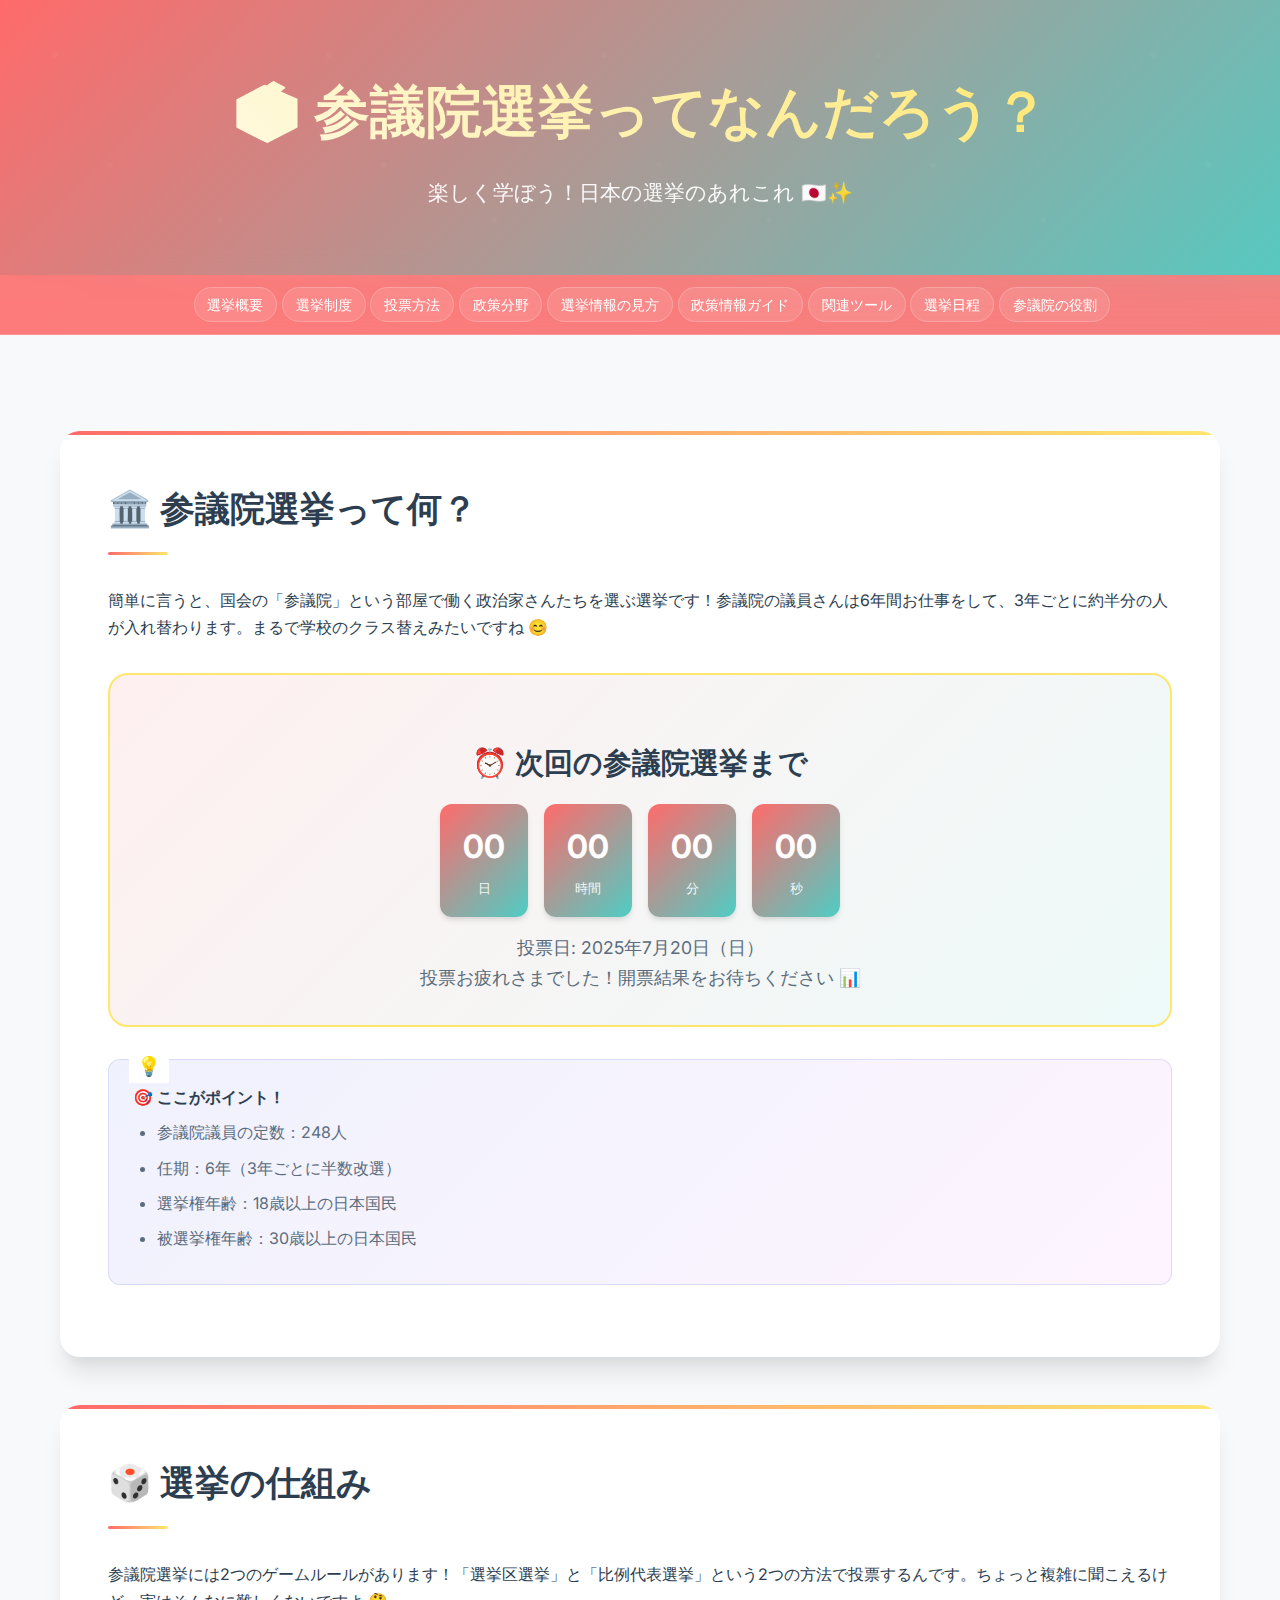
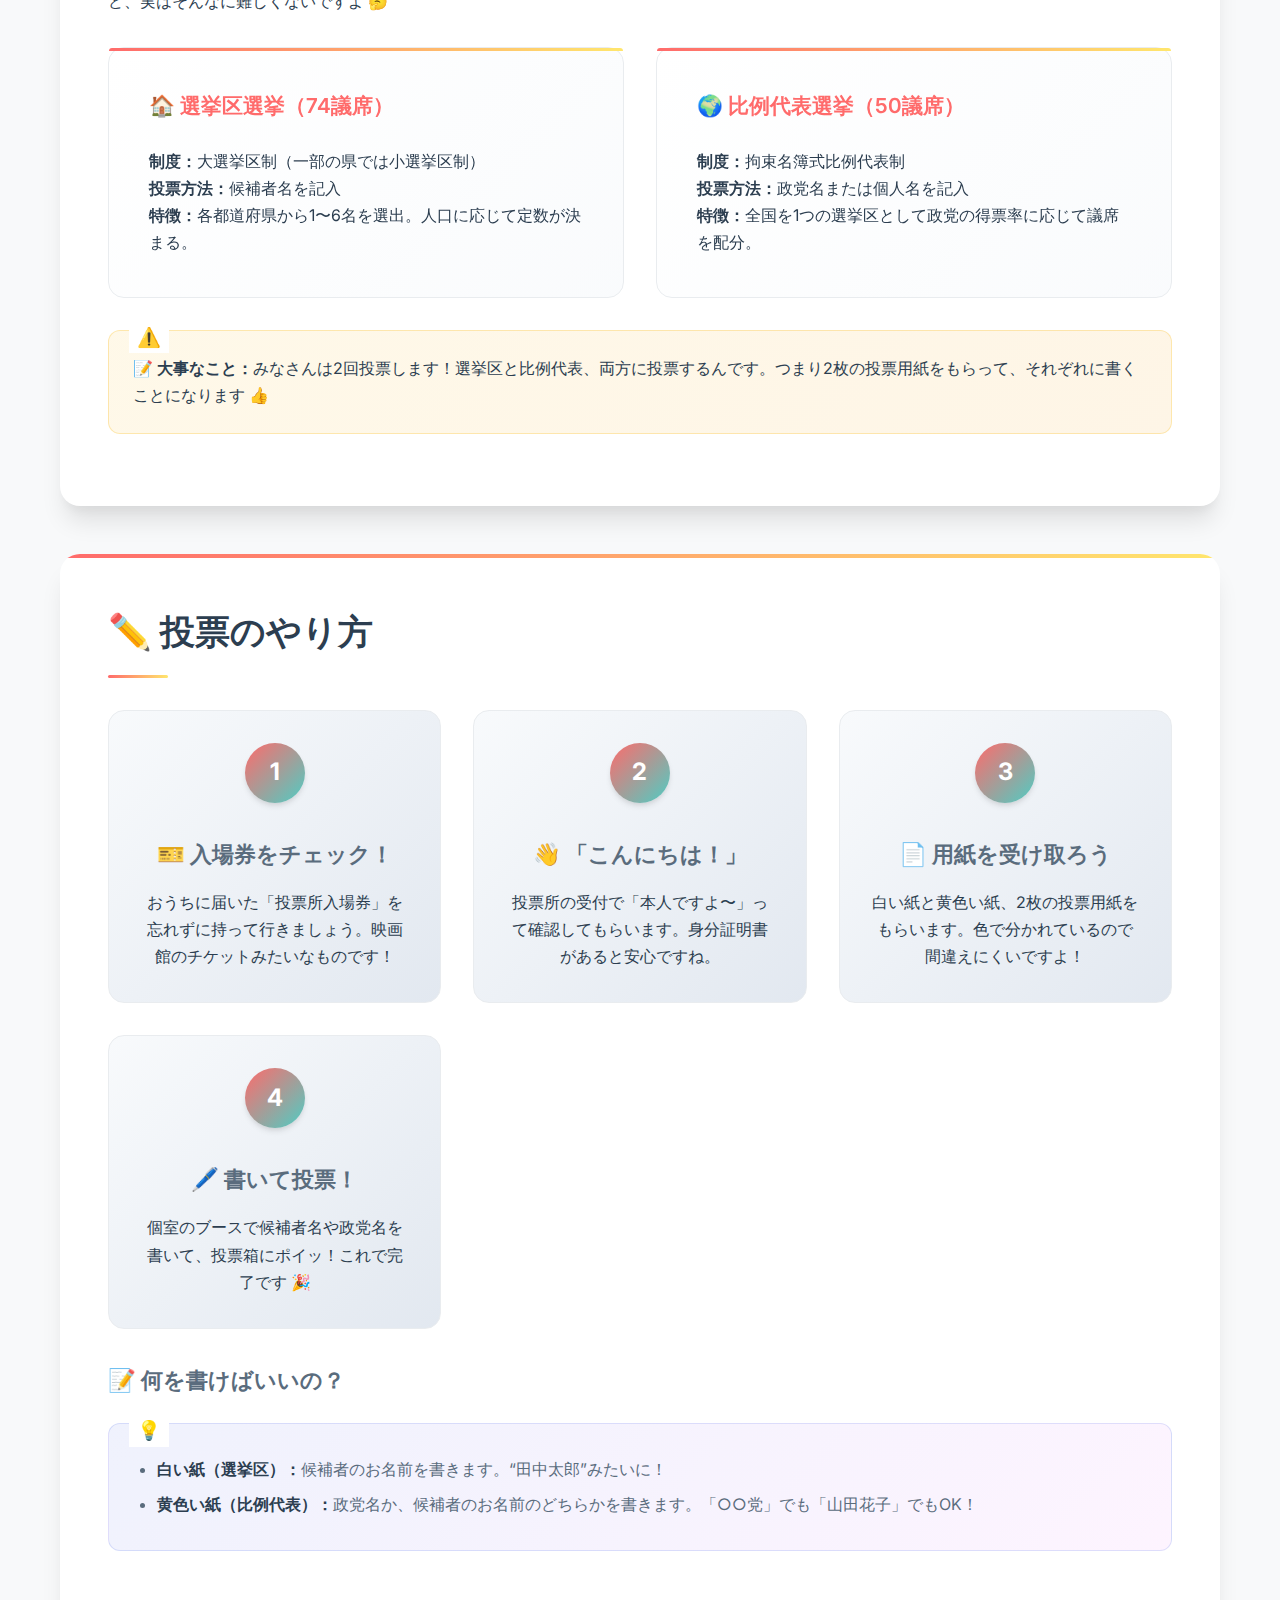
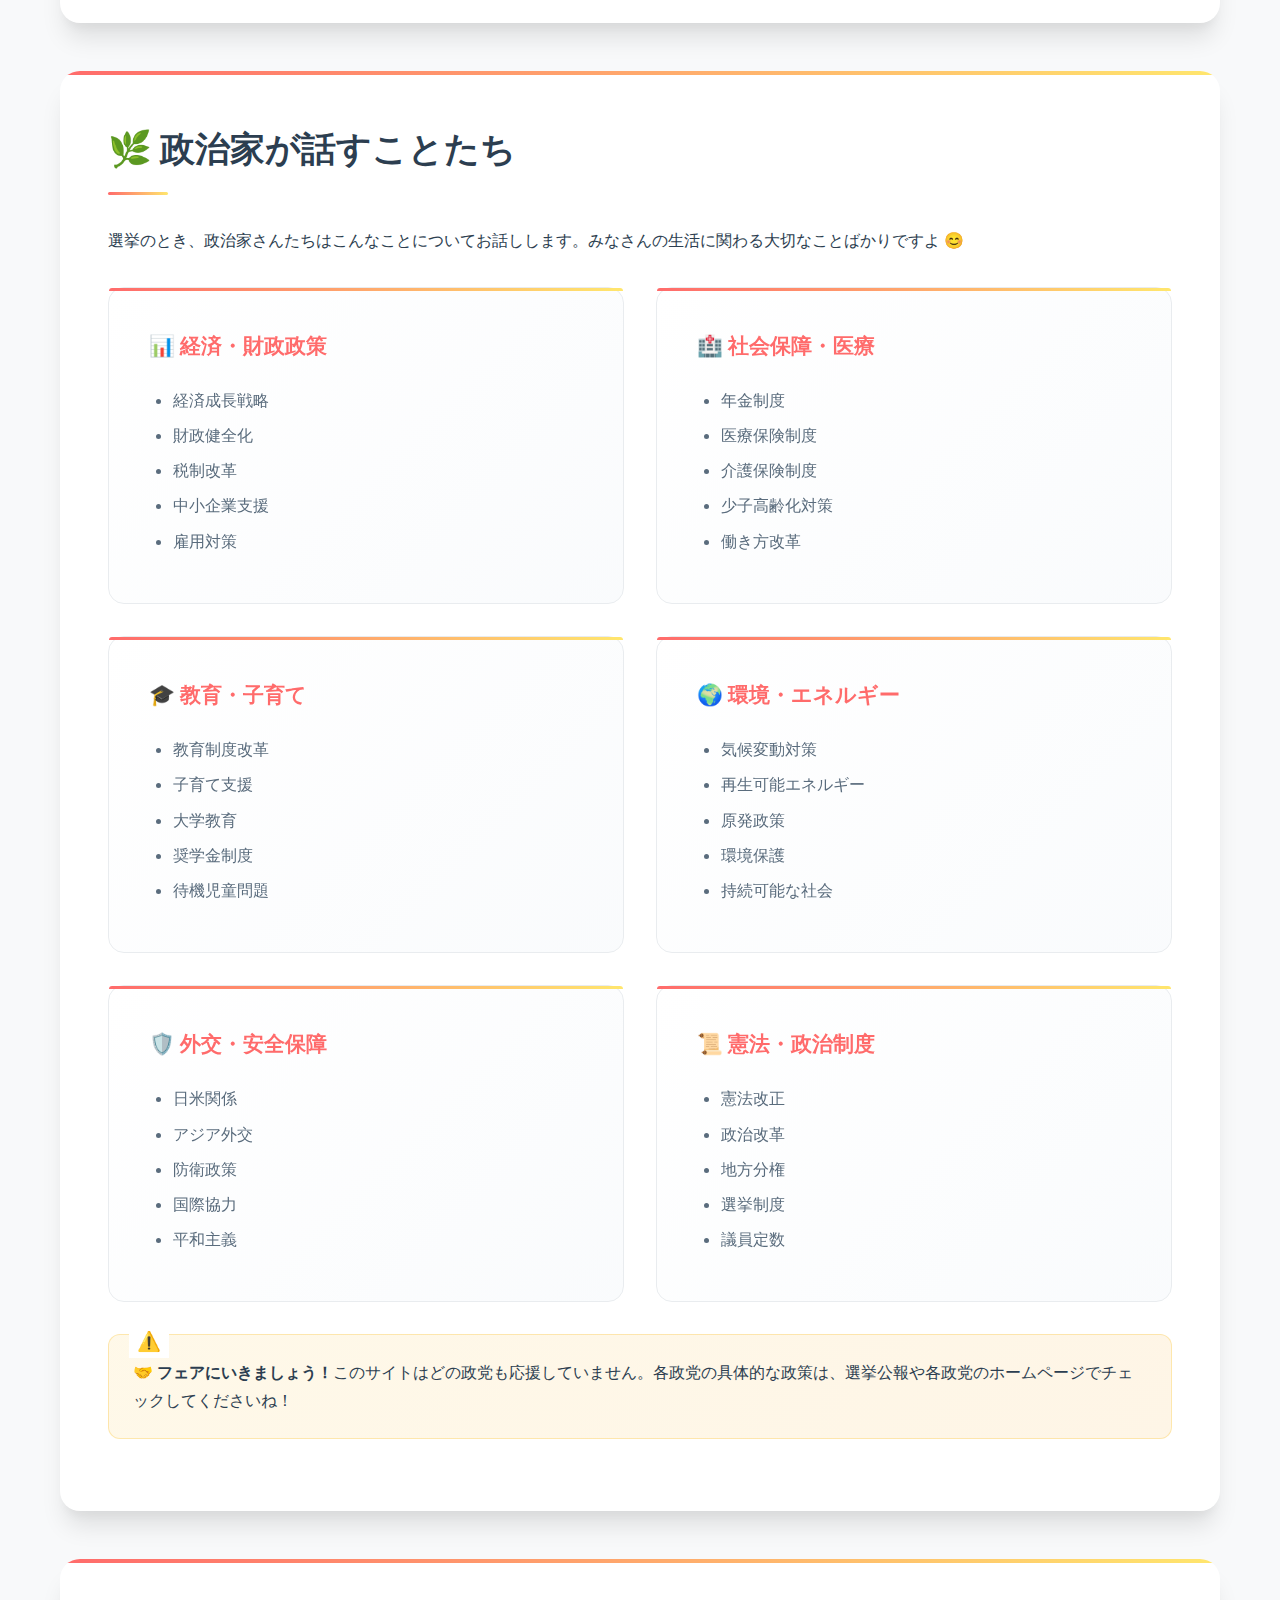
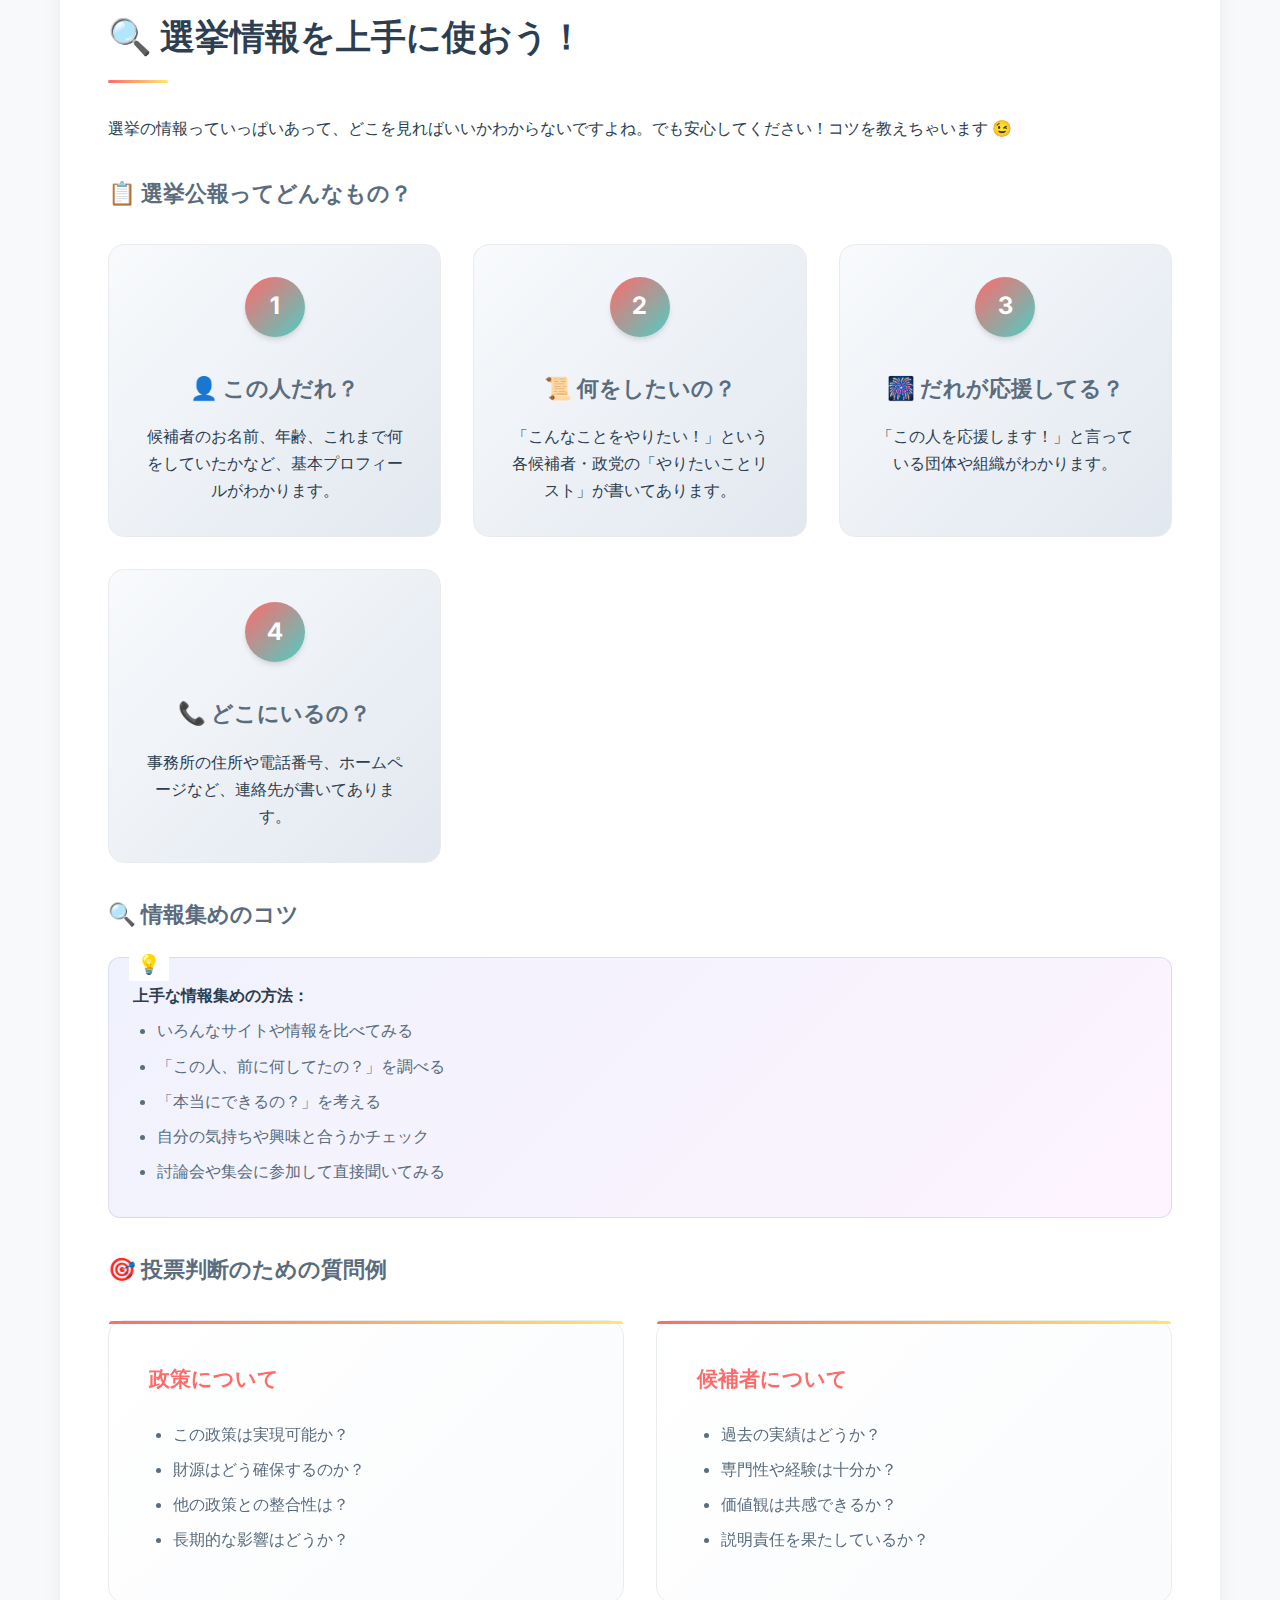
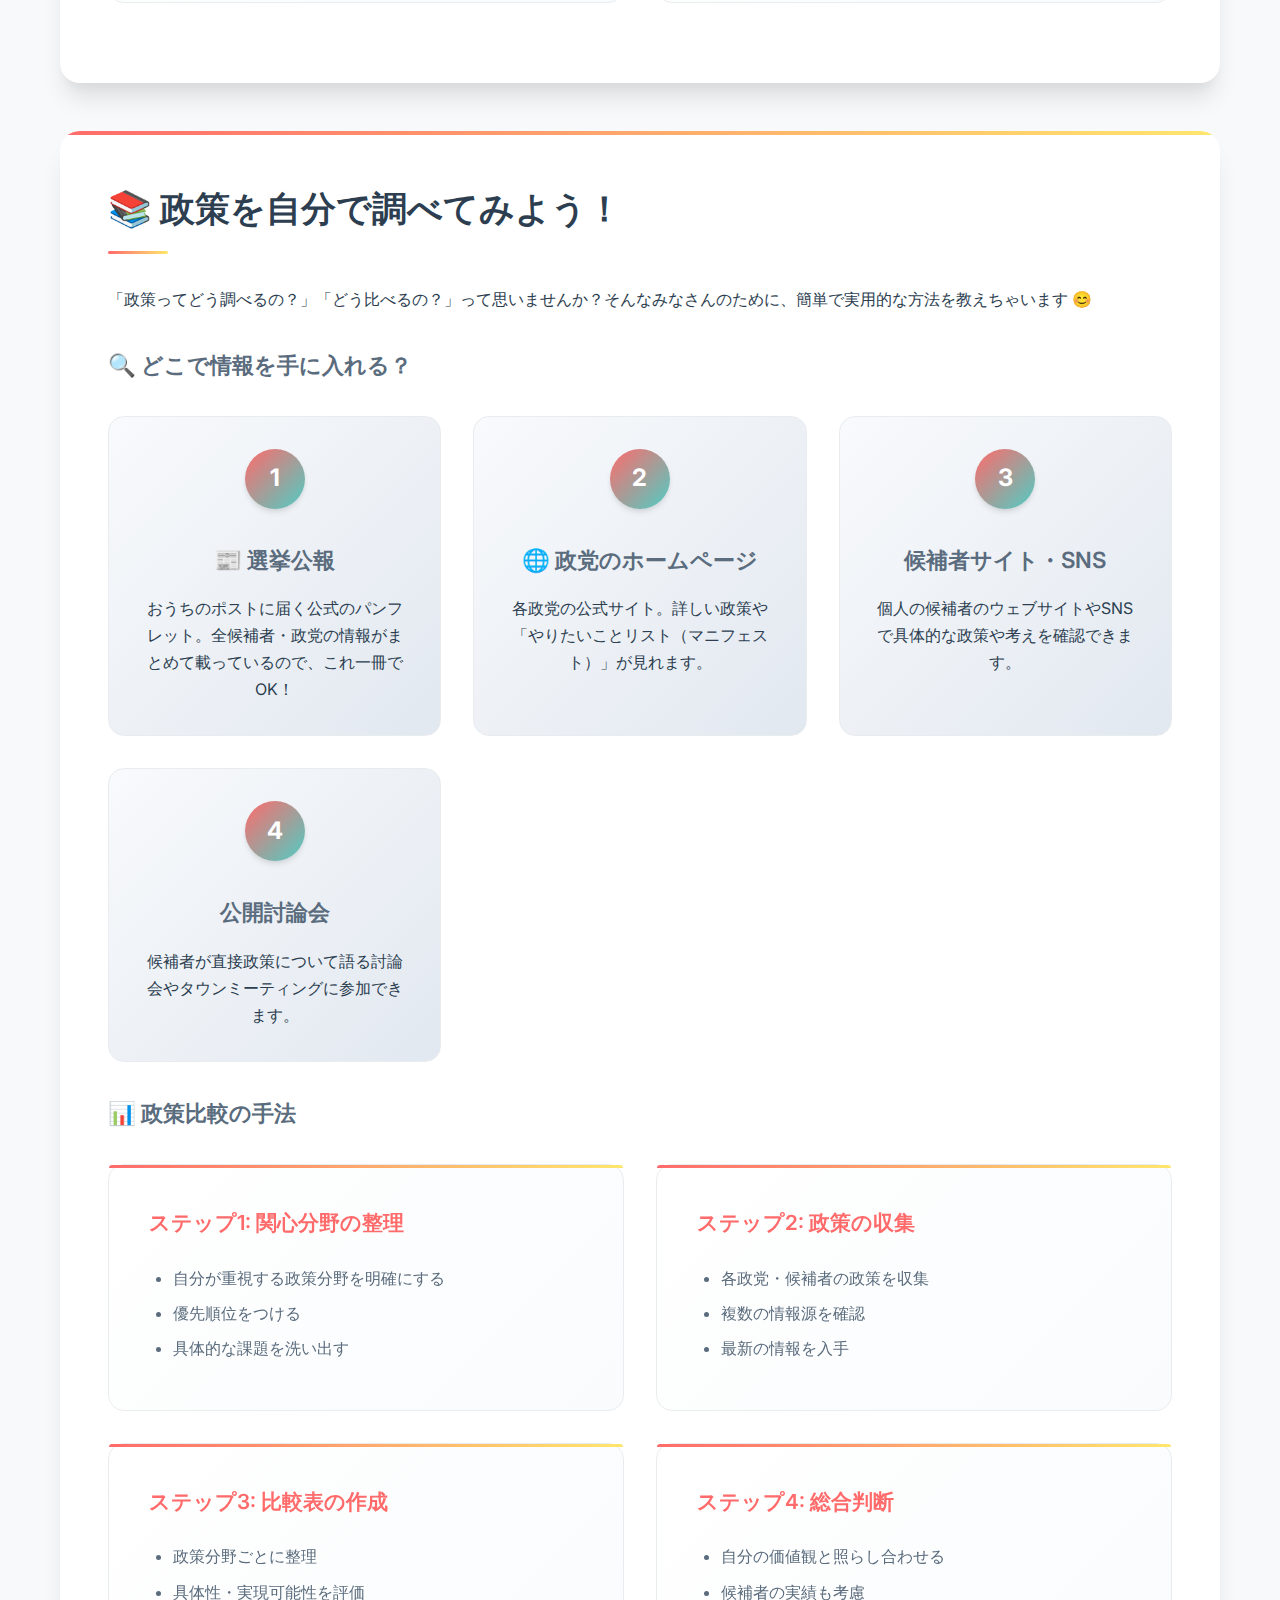
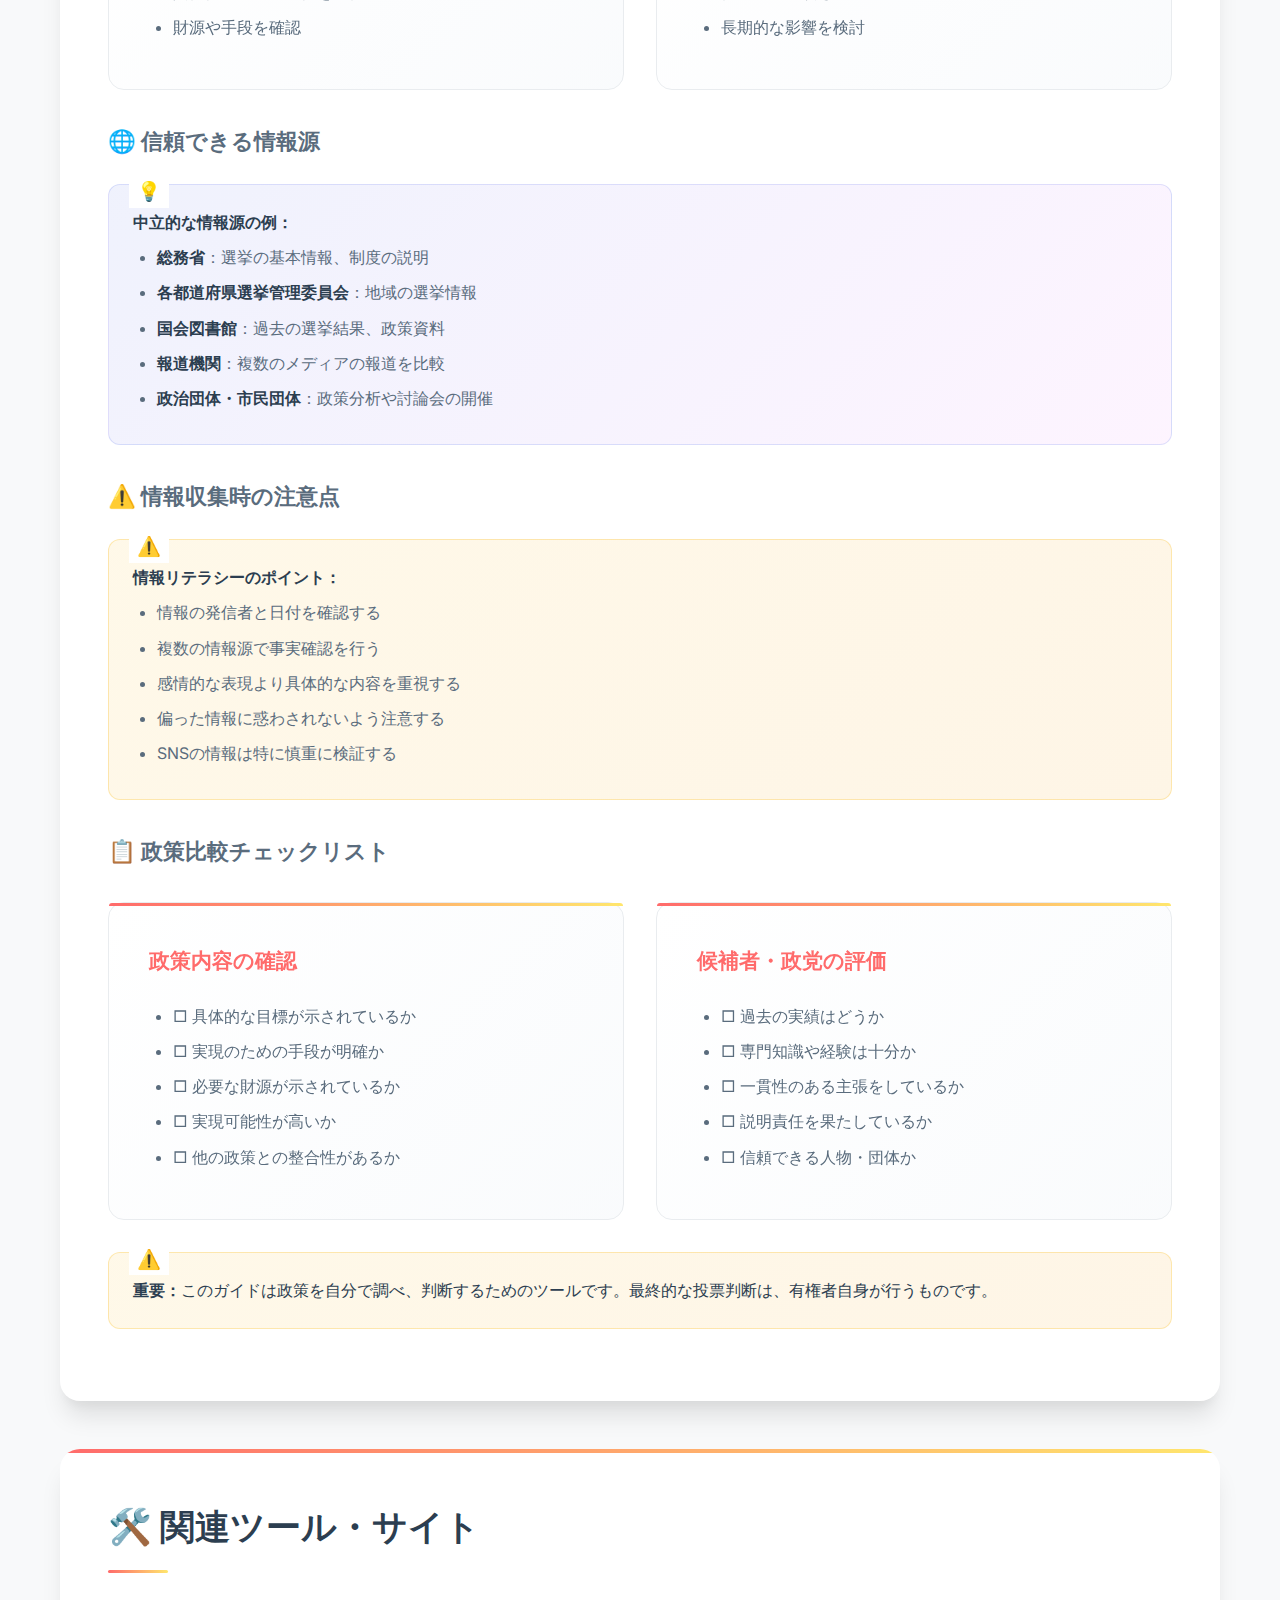
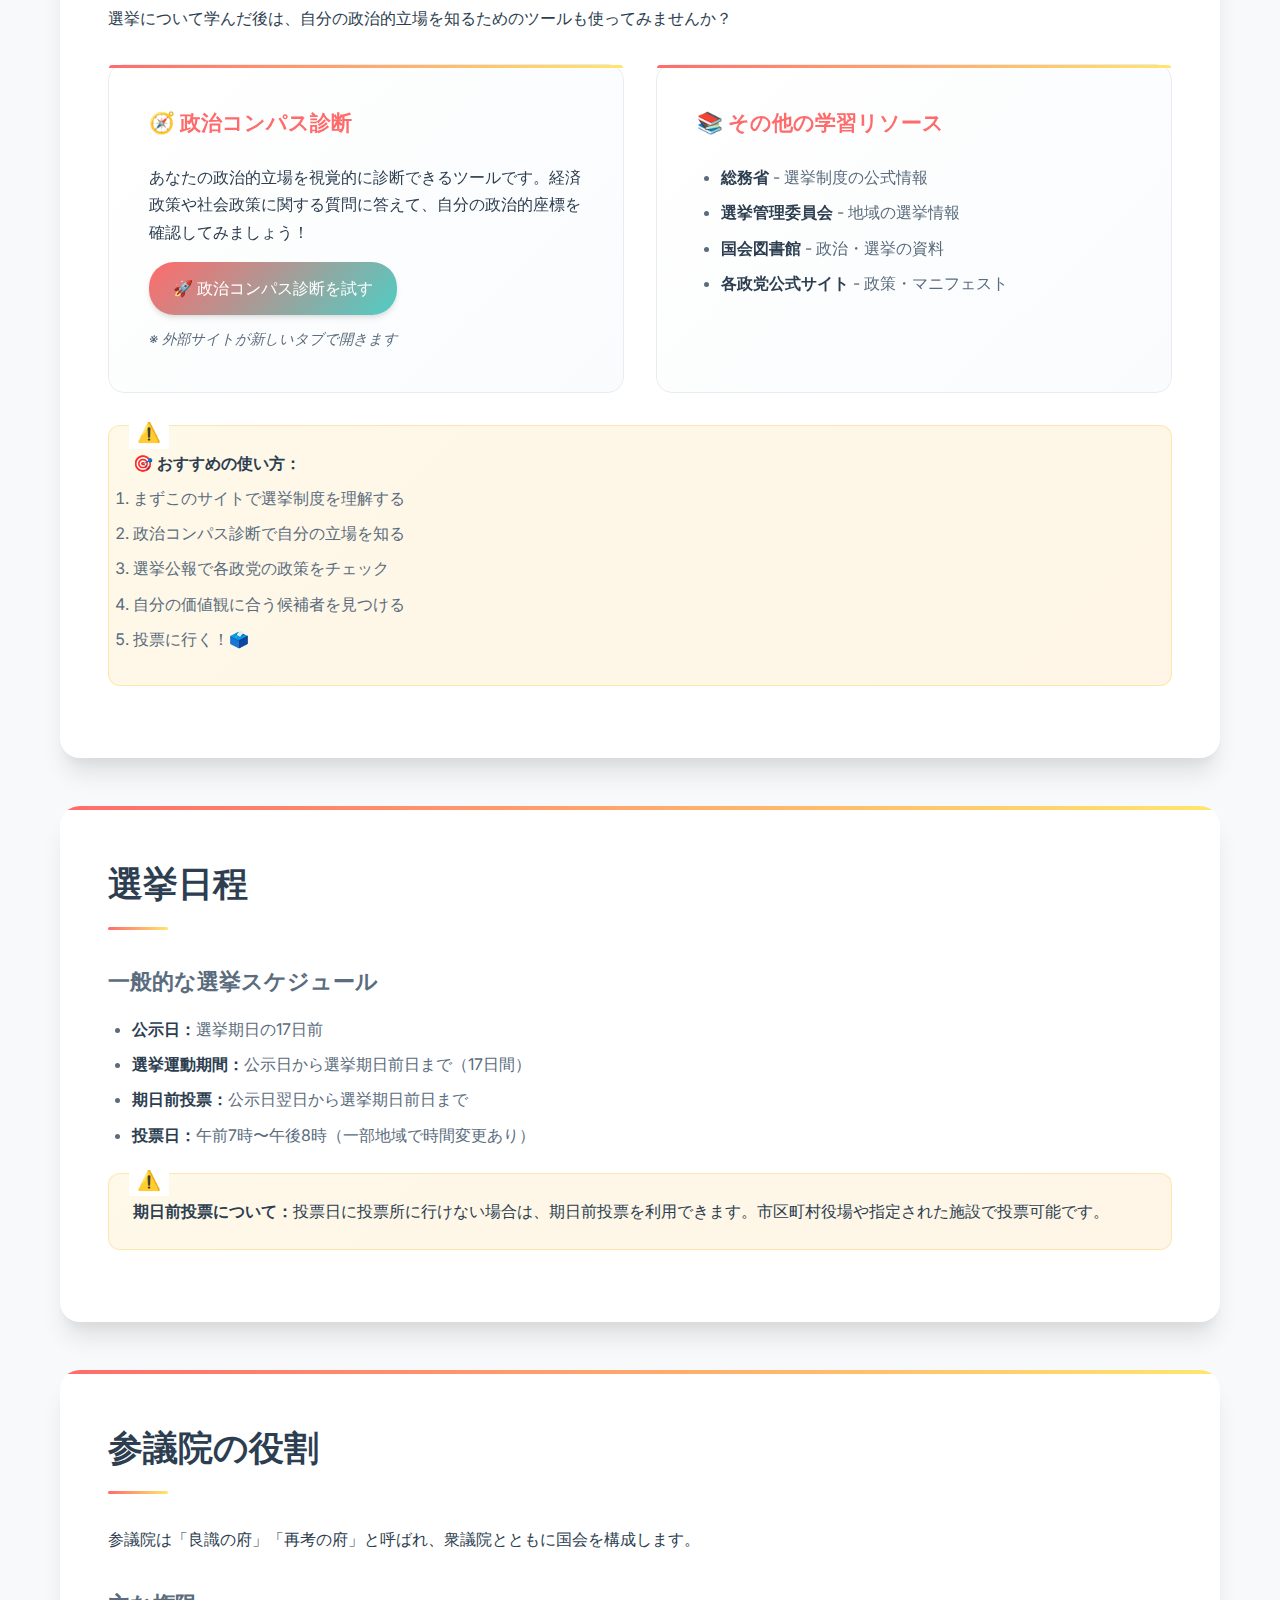
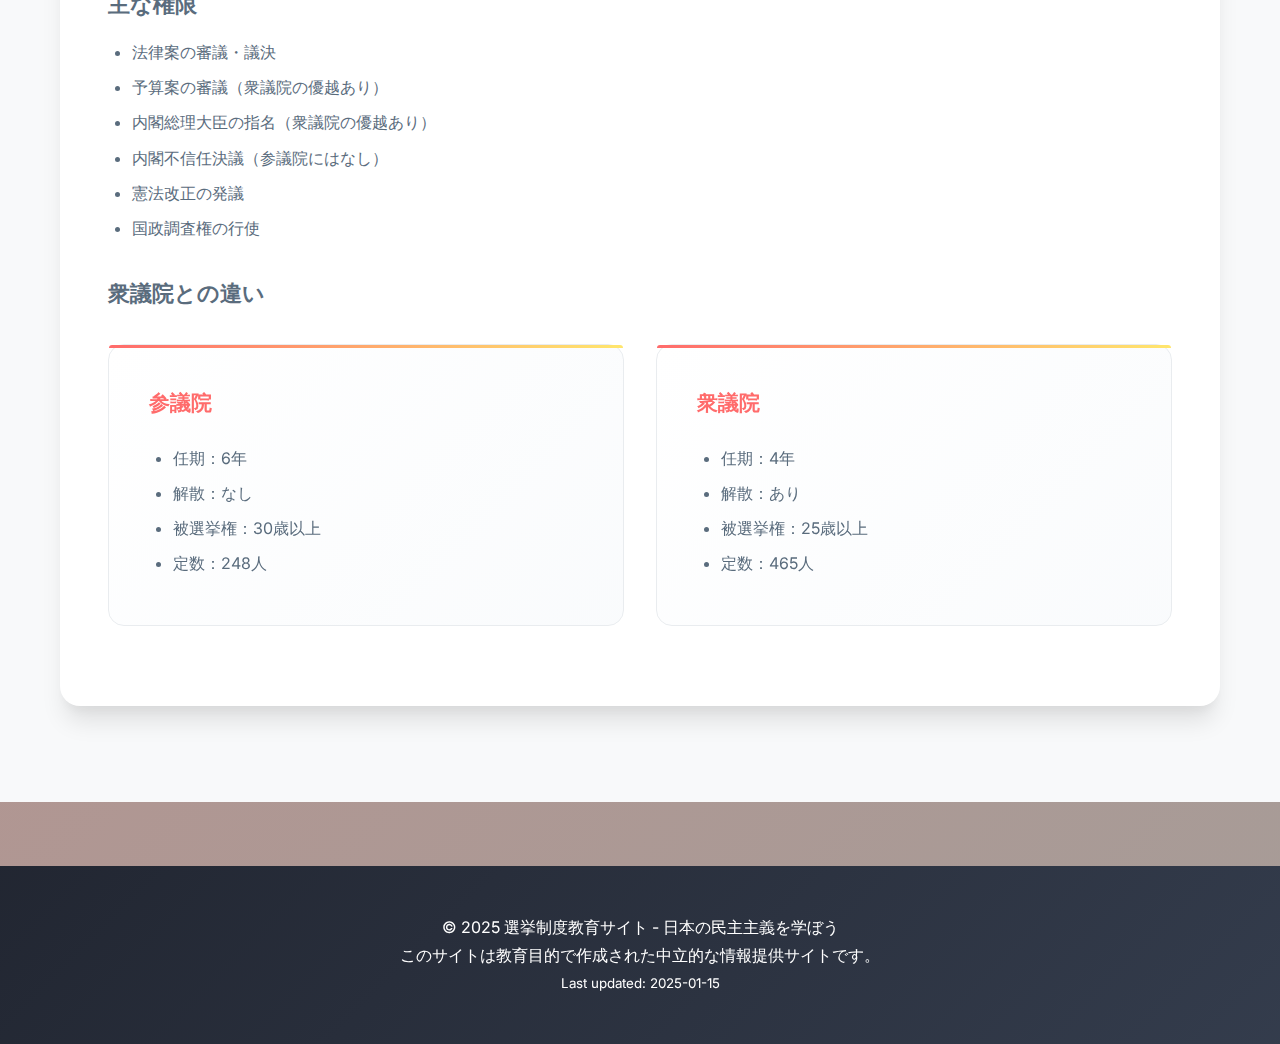
<file: index.html>
<!DOCTYPE html>
<html lang="ja">
<head>
    <meta charset="UTF-8">
    <meta name="viewport" content="width=device-width, initial-scale=1.0">
    <title>参議院選挙の仕組み - 選挙制度教育サイト</title>
    <style>
        @import url('https://fonts.googleapis.com/css2?family=Inter:wght@300;400;500;600;700&display=swap');
        
        * {
            margin: 0;
            padding: 0;
            box-sizing: border-box;
        }

        :root {
            --primary-color: #ff6b6b;
            --secondary-color: #4ecdc4;
            --accent-color: #ffe66d;
            --success-color: #51cf66;
            --warning-color: #ff8787;
            --fun-purple: #845ec2;
            --fun-orange: #ffc947;
            --text-primary: #2c3e50;
            --text-secondary: #5a6c7d;
            --bg-primary: #f8f9fa;
            --bg-secondary: #ffffff;
            --border-color: #e9ecef;
            --shadow-sm: 0 1px 3px 0 rgba(0, 0, 0, 0.1), 0 1px 2px 0 rgba(0, 0, 0, 0.06);
            --shadow-md: 0 4px 6px -1px rgba(0, 0, 0, 0.1), 0 2px 4px -1px rgba(0, 0, 0, 0.06);
            --shadow-lg: 0 10px 15px -3px rgba(0, 0, 0, 0.1), 0 4px 6px -2px rgba(0, 0, 0, 0.05);
            --shadow-xl: 0 20px 25px -5px rgba(0, 0, 0, 0.1), 0 10px 10px -5px rgba(0, 0, 0, 0.04);
        }

        body {
            font-family: 'Inter', 'Hiragino Sans', 'Meiryo', sans-serif;
            line-height: 1.7;
            color: var(--text-primary);
            background: linear-gradient(135deg, var(--primary-color) 0%, var(--secondary-color) 50%, var(--accent-color) 100%);
            background-size: 400% 400%;
            animation: gradientShift 15s ease infinite;
            min-height: 100vh;
        }

        @keyframes gradientShift {
            0% { background-position: 0% 50%; }
            50% { background-position: 100% 50%; }
            100% { background-position: 0% 50%; }
        }

        .container {
            max-width: 1200px;
            margin: 0 auto;
            padding: 0 20px;
        }

        header {
            background: linear-gradient(135deg, rgba(255, 107, 107, 0.95) 0%, rgba(78, 205, 196, 0.95) 100%);
            backdrop-filter: blur(10px);
            color: white;
            padding: 4rem 0;
            text-align: center;
            position: relative;
            overflow: hidden;
        }

        header::before {
            content: '';
            position: absolute;
            top: 0;
            left: 0;
            right: 0;
            bottom: 0;
            background: url('data:image/svg+xml,<svg xmlns="http://www.w3.org/2000/svg" viewBox="0 0 100 100"><defs><pattern id="grain" width="100" height="100" patternUnits="userSpaceOnUse"><circle cx="20" cy="20" r="1" fill="white" opacity="0.1"/><circle cx="80" cy="80" r="1" fill="white" opacity="0.1"/><circle cx="40" cy="60" r="1" fill="white" opacity="0.1"/></pattern></defs><rect width="100" height="100" fill="url(%23grain)"/></svg>');
            opacity: 0.3;
        }

        h1 {
            font-size: 3.5rem;
            font-weight: 700;
            margin-bottom: 1rem;
            background: linear-gradient(45deg, #fff, var(--accent-color), var(--fun-orange));
            background-size: 200% 200%;
            -webkit-background-clip: text;
            -webkit-text-fill-color: transparent;
            background-clip: text;
            position: relative;
            z-index: 1;
            animation: textShine 4s ease-in-out infinite;
        }

        @keyframes textShine {
            0%, 100% { background-position: 0% 50%; }
            50% { background-position: 100% 50%; }
        }

        .subtitle {
            font-size: 1.3rem;
            font-weight: 300;
            opacity: 0.95;
            position: relative;
            z-index: 1;
        }

        nav {
            background: rgba(255, 255, 255, 0.1);
            backdrop-filter: blur(15px);
            padding: 0.5rem 0;
            position: sticky;
            top: 0;
            z-index: 100;
            border-bottom: 1px solid rgba(255, 255, 255, 0.2);
        }

        nav ul {
            list-style: none;
            display: flex;
            justify-content: center;
            flex-wrap: wrap;
            gap: 0.3rem;
        }

        nav a {
            color: white;
            text-decoration: none;
            padding: 0.5rem 0.8rem;
            border-radius: 20px;
            transition: all 0.3s cubic-bezier(0.4, 0, 0.2, 1);
            font-weight: 500;
            font-size: 0.9rem;
            background: rgba(255, 255, 255, 0.1);
            border: 1px solid rgba(255, 255, 255, 0.2);
        }

        nav a:hover {
            background: rgba(255, 255, 255, 0.2);
            transform: translateY(-2px);
            box-shadow: var(--shadow-md);
        }

        main {
            padding: 3rem 0;
            background: var(--bg-primary);
            min-height: 100vh;
        }

        .section {
            background: var(--bg-secondary);
            margin: 3rem 0;
            padding: 3rem;
            border-radius: 20px;
            box-shadow: var(--shadow-xl);
            position: relative;
            overflow: hidden;
            transition: transform 0.3s ease, box-shadow 0.3s ease;
        }

        .section:hover {
            transform: translateY(-5px);
            box-shadow: 0 25px 50px -12px rgba(0, 0, 0, 0.15);
        }

        .section::before {
            content: '';
            position: absolute;
            top: 0;
            left: 0;
            right: 0;
            height: 4px;
            background: linear-gradient(90deg, var(--primary-color), var(--accent-color), var(--fun-purple));
            background-size: 200% 100%;
            animation: shimmer 3s ease-in-out infinite;
        }

        @keyframes shimmer {
            0% { background-position: -200% 0; }
            100% { background-position: 200% 0; }
        }

        h2 {
            color: var(--text-primary);
            margin-bottom: 2rem;
            font-size: 2.2rem;
            font-weight: 600;
            position: relative;
            padding-bottom: 1rem;
        }

        h2::after {
            content: '';
            position: absolute;
            bottom: 0;
            left: 0;
            width: 60px;
            height: 3px;
            background: linear-gradient(90deg, var(--primary-color), var(--accent-color));
            border-radius: 2px;
        }

        h3 {
            color: var(--text-secondary);
            margin: 2rem 0 1rem 0;
            font-size: 1.4rem;
            font-weight: 600;
        }

        .highlight-box {
            background: linear-gradient(135deg, rgba(102, 126, 234, 0.1), rgba(240, 147, 251, 0.1));
            border: 1px solid rgba(102, 126, 234, 0.2);
            border-radius: 12px;
            padding: 1.5rem;
            margin: 1.5rem 0;
            position: relative;
        }

        .highlight-box::before {
            content: '💡';
            position: absolute;
            top: -10px;
            left: 20px;
            background: var(--bg-secondary);
            padding: 0 8px;
            font-size: 1.2rem;
            animation: pulse 2s infinite;
        }

        @keyframes pulse {
            0% { transform: scale(1); }
            50% { transform: scale(1.1); }
            100% { transform: scale(1); }
        }

        .voting-process {
            display: grid;
            grid-template-columns: repeat(auto-fit, minmax(280px, 1fr));
            gap: 2rem;
            margin: 2rem 0;
        }

        .process-step {
            background: linear-gradient(135deg, #f8fafc, #e2e8f0);
            padding: 2rem;
            border-radius: 16px;
            text-align: center;
            position: relative;
            transition: all 0.3s ease;
            border: 1px solid var(--border-color);
        }

        .process-step:hover {
            transform: translateY(-8px);
            box-shadow: var(--shadow-lg);
        }

        .step-number {
            background: linear-gradient(135deg, var(--primary-color), var(--secondary-color));
            color: white;
            width: 60px;
            height: 60px;
            border-radius: 50%;
            display: flex;
            align-items: center;
            justify-content: center;
            margin: 0 auto 1.5rem;
            font-weight: 700;
            font-size: 1.5rem;
            box-shadow: var(--shadow-md);
            animation: bounce 2s infinite;
        }

        @keyframes bounce {
            0%, 20%, 50%, 80%, 100% {
                transform: translateY(0);
            }
            40% {
                transform: translateY(-10px);
            }
            60% {
                transform: translateY(-5px);
            }
        }

        .important-note {
            background: linear-gradient(135deg, rgba(251, 191, 36, 0.1), rgba(245, 158, 11, 0.1));
            border: 1px solid rgba(251, 191, 36, 0.3);
            border-radius: 12px;
            padding: 1.5rem;
            margin: 1.5rem 0;
            position: relative;
        }

        .important-note::before {
            content: '⚠️';
            position: absolute;
            top: -10px;
            left: 20px;
            background: var(--bg-secondary);
            padding: 0 8px;
            font-size: 1.2rem;
            animation: wiggle 1s ease-in-out infinite;
        }

        @keyframes wiggle {
            0%, 100% { transform: rotate(0deg); }
            25% { transform: rotate(-5deg); }
            75% { transform: rotate(5deg); }
        }

        .countdown-container {
            background: linear-gradient(135deg, rgba(255, 107, 107, 0.1), rgba(78, 205, 196, 0.1));
            border: 2px solid var(--accent-color);
            border-radius: 20px;
            padding: 2rem;
            margin: 2rem 0;
            text-align: center;
            position: relative;
            overflow: hidden;
        }

        .countdown-container::before {
            content: '';
            position: absolute;
            top: 0;
            left: -100%;
            width: 100%;
            height: 100%;
            background: linear-gradient(90deg, transparent, rgba(255, 255, 255, 0.2), transparent);
            animation: shine 3s infinite;
        }

        @keyframes shine {
            0% { left: -100%; }
            100% { left: 100%; }
        }

        .countdown-title {
            font-size: 1.8rem;
            margin-bottom: 1rem;
            color: var(--text-primary);
            font-weight: 600;
        }

        .countdown-grid {
            display: grid;
            grid-template-columns: repeat(auto-fit, minmax(80px, 1fr));
            gap: 1rem;
            max-width: 400px;
            margin: 0 auto;
        }

        .countdown-item {
            background: linear-gradient(135deg, var(--primary-color), var(--secondary-color));
            color: white;
            padding: 1rem;
            border-radius: 12px;
            box-shadow: var(--shadow-md);
            transition: transform 0.3s ease;
        }

        .countdown-item:hover {
            transform: translateY(-5px);
        }

        .countdown-number {
            font-size: 2rem;
            font-weight: 700;
            display: block;
            animation: pulse 2s infinite;
        }

        .countdown-label {
            font-size: 0.8rem;
            opacity: 0.9;
            margin-top: 0.5rem;
        }

        .countdown-message {
            margin-top: 1rem;
            font-size: 1.1rem;
            color: var(--text-secondary);
        }

        .voting-reminder {
            background: linear-gradient(135deg, rgba(76, 175, 80, 0.1), rgba(139, 195, 74, 0.1));
            border: 2px solid var(--success-color);
            border-radius: 15px;
            padding: 1.5rem;
            margin-top: 1rem;
            text-align: center;
        }

        @media (max-width: 768px) {
            .countdown-container {
                padding: 1.5rem;
                margin: 1rem 0;
            }
            
            .countdown-title {
                font-size: 1.5rem;
            }
            
            .countdown-number {
                font-size: 1.5rem;
            }
            
            .countdown-grid {
                grid-template-columns: repeat(2, 1fr);
                gap: 0.8rem;
            }
        }

        .election-types {
            display: grid;
            grid-template-columns: repeat(auto-fit, minmax(350px, 1fr));
            gap: 2rem;
            margin: 2rem 0;
        }

        .election-type {
            background: linear-gradient(135deg, rgba(255, 255, 255, 0.8), rgba(248, 250, 252, 0.8));
            padding: 2.5rem;
            border-radius: 16px;
            border: 1px solid var(--border-color);
            position: relative;
            transition: all 0.3s ease;
            backdrop-filter: blur(10px);
        }

        .election-type:hover {
            transform: translateY(-5px);
            box-shadow: var(--shadow-lg);
        }

        .election-type h4 {
            color: var(--primary-color);
            margin-bottom: 1.5rem;
            font-size: 1.3rem;
            font-weight: 600;
        }

        .election-type::before {
            content: '';
            position: absolute;
            top: 0;
            left: 0;
            right: 0;
            height: 3px;
            background: linear-gradient(90deg, var(--primary-color), var(--accent-color));
            border-radius: 12px 12px 0 0;
        }

        footer {
            background: linear-gradient(135deg, rgba(26, 32, 44, 0.95), rgba(45, 55, 72, 0.95));
            backdrop-filter: blur(10px);
            color: white;
            text-align: center;
            padding: 3rem 0;
            margin-top: 4rem;
        }

        ul {
            padding-left: 1.5rem;
        }

        li {
            margin: 0.5rem 0;
            color: var(--text-secondary);
        }

        strong {
            color: var(--text-primary);
            font-weight: 600;
        }

        @keyframes fadeInUp {
            from {
                opacity: 0;
                transform: translateY(30px);
            }
            to {
                opacity: 1;
                transform: translateY(0);
            }
        }

        .section {
            animation: fadeInUp 0.6s ease-out;
        }

        .mobile-menu-toggle {
            display: none;
            background: rgba(255, 255, 255, 0.2);
            border: none;
            color: white;
            font-size: 1.5rem;
            padding: 0.5rem;
            border-radius: 8px;
            cursor: pointer;
            transition: all 0.3s ease;
        }

        .mobile-menu-toggle:hover {
            background: rgba(255, 255, 255, 0.3);
        }

        @media (max-width: 768px) {
            h1 {
                font-size: 2rem;
            }
            
            header {
                padding: 2rem 0;
            }
            
            .subtitle {
                font-size: 1rem;
            }
            
            .mobile-menu-toggle {
                display: block;
                position: absolute;
                top: 0.5rem;
                right: 1rem;
                z-index: 1001;
                padding: 0.3rem 0.5rem;
                font-size: 1.2rem;
            }
            
            nav {
                position: fixed;
                top: 0;
                right: -100%;
                width: 70%;
                height: 100vh;
                background: rgba(255, 107, 107, 0.95);
                backdrop-filter: blur(15px);
                transition: right 0.3s ease;
                z-index: 1000;
                padding-top: 3rem;
            }
            
            nav.active {
                right: 0;
            }
            
            nav ul {
                flex-direction: column;
                align-items: stretch;
                gap: 0;
                padding: 1rem;
                height: 100%;
            }
            
            nav li {
                margin: 0;
                border-bottom: 1px solid rgba(255, 255, 255, 0.2);
            }
            
            nav a {
                display: block;
                padding: 0.8rem 1rem;
                border-radius: 0;
                text-align: left;
                font-size: 1rem;
            }
            
            .section {
                padding: 2rem 1.5rem;
                margin: 2rem 0;
            }
            
            h2 {
                font-size: 1.8rem;
            }
            
            .voting-process {
                grid-template-columns: 1fr;
                gap: 1.5rem;
            }
            
            .election-types {
                grid-template-columns: 1fr;
                gap: 1.5rem;
            }
        }
    </style>
</head>
<body>
    <header>
        <div class="container">
            <h1>🗳️ 参議院選挙ってなんだろう？</h1>
            <p class="subtitle">楽しく学ぼう！日本の選挙のあれこれ 🇯🇵✨</p>
            <button class="mobile-menu-toggle" onclick="toggleMenu()">☰</button>
        </div>
    </header>

    <nav id="nav-menu">
        <div class="container">
            <ul>
                <li><a href="#overview" onclick="closeMenu()">選挙概要</a></li>
                <li><a href="#system" onclick="closeMenu()">選挙制度</a></li>
                <li><a href="#voting" onclick="closeMenu()">投票方法</a></li>
                <li><a href="#policy-areas" onclick="closeMenu()">政策分野</a></li>
                <li><a href="#election-info" onclick="closeMenu()">選挙情報の見方</a></li>
                <li><a href="#policy-guide" onclick="closeMenu()">政策情報ガイド</a></li>
                <li><a href="#related-tools" onclick="closeMenu()">関連ツール</a></li>
                <li><a href="#schedule" onclick="closeMenu()">選挙日程</a></li>
                <li><a href="#roles" onclick="closeMenu()">参議院の役割</a></li>
            </ul>
        </div>
    </nav>

    <main>
        <div class="container">
            <section id="overview" class="section">
                <h2>🏛️ 参議院選挙って何？</h2>
                <p>簡単に言うと、国会の「参議院」という部屋で働く政治家さんたちを選ぶ選挙です！参議院の議員さんは6年間お仕事をして、3年ごとに約半分の人が入れ替わります。まるで学校のクラス替えみたいですね 😊</p>
                
                <div class="countdown-container">
                    <h3 class="countdown-title">⏰ 次回の参議院選挙まで</h3>
                    <div class="countdown-grid">
                        <div class="countdown-item">
                            <span class="countdown-number" id="days">--</span>
                            <span class="countdown-label">日</span>
                        </div>
                        <div class="countdown-item">
                            <span class="countdown-number" id="hours">--</span>
                            <span class="countdown-label">時間</span>
                        </div>
                        <div class="countdown-item">
                            <span class="countdown-number" id="minutes">--</span>
                            <span class="countdown-label">分</span>
                        </div>
                        <div class="countdown-item">
                            <span class="countdown-number" id="seconds">--</span>
                            <span class="countdown-label">秒</span>
                        </div>
                    </div>
                    <div class="countdown-message" id="countdown-message">
                        投票日: <span id="election-date">2025年7月20日（日）</span>
                    </div>
                    <div class="voting-reminder" id="voting-reminder" style="display: none;">
                        🗳️ <strong>今日は投票日です！</strong><br>
                        午前7時〜午後8時まで投票できます
                    </div>
                </div>
                
                <div class="highlight-box">
                    <strong>🎯 ここがポイント！</strong>
                    <ul>
                        <li>参議院議員の定数：248人</li>
                        <li>任期：6年（3年ごとに半数改選）</li>
                        <li>選挙権年齢：18歳以上の日本国民</li>
                        <li>被選挙権年齢：30歳以上の日本国民</li>
                    </ul>
                </div>
            </section>

            <section id="system" class="section">
                <h2>🎲 選挙の仕組み</h2>
                <p>参議院選挙には2つのゲームルールがあります！「選挙区選挙」と「比例代表選挙」という2つの方法で投票するんです。ちょっと複雑に聞こえるけど、実はそんなに難しくないですよ 🤔</p>

                <div class="election-types">
                    <div class="election-type">
                        <h4>🏠 選挙区選挙（74議席）</h4>
                        <p><strong>制度：</strong>大選挙区制（一部の県では小選挙区制）</p>
                        <p><strong>投票方法：</strong>候補者名を記入</p>
                        <p><strong>特徴：</strong>各都道府県から1〜6名を選出。人口に応じて定数が決まる。</p>
                    </div>
                    
                    <div class="election-type">
                        <h4>🌍 比例代表選挙（50議席）</h4>
                        <p><strong>制度：</strong>拘束名簿式比例代表制</p>
                        <p><strong>投票方法：</strong>政党名または個人名を記入</p>
                        <p><strong>特徴：</strong>全国を1つの選挙区として政党の得票率に応じて議席を配分。</p>
                    </div>
                </div>

                <div class="important-note">
                    <strong>📝 大事なこと：</strong>みなさんは2回投票します！選挙区と比例代表、両方に投票するんです。つまり2枚の投票用紙をもらって、それぞれに書くことになります 👍
                </div>
            </section>

            <section id="voting" class="section">
                <h2>✏️ 投票のやり方</h2>
                
                <div class="voting-process">
                    <div class="process-step">
                        <div class="step-number">1</div>
                        <h3>🎫 入場券をチェック！</h3>
                        <p>おうちに届いた「投票所入場券」を忘れずに持って行きましょう。映画館のチケットみたいなものです！</p>
                    </div>
                    
                    <div class="process-step">
                        <div class="step-number">2</div>
                        <h3>👋 「こんにちは！」</h3>
                        <p>投票所の受付で「本人ですよ〜」って確認してもらいます。身分証明書があると安心ですね。</p>
                    </div>
                    
                    <div class="process-step">
                        <div class="step-number">3</div>
                        <h3>📄 用紙を受け取ろう</h3>
                        <p>白い紙と黄色い紙、2枚の投票用紙をもらいます。色で分かれているので間違えにくいですよ！</p>
                    </div>
                    
                    <div class="process-step">
                        <div class="step-number">4</div>
                        <h3>🖊️ 書いて投票！</h3>
                        <p>個室のブースで候補者名や政党名を書いて、投票箱にポイッ！これで完了です 🎉</p>
                    </div>
                </div>

                <h3>📝 何を書けばいいの？</h3>
                <div class="highlight-box">
                    <ul>
                        <li><strong>白い紙（選挙区）：</strong>候補者のお名前を書きます。“田中太郎”みたいに！</li>
                        <li><strong>黄色い紙（比例代表）：</strong>政党名か、候補者のお名前のどちらかを書きます。「○○党」でも「山田花子」でもOK！</li>
                    </ul>
                </div>
            </section>

            <section id="policy-areas" class="section">
                <h2>🌿 政治家が話すことたち</h2>
                <p>選挙のとき、政治家さんたちはこんなことについてお話しします。みなさんの生活に関わる大切なことばかりですよ 😊</p>

                <div class="election-types">
                    <div class="election-type">
                        <h4>📊 経済・財政政策</h4>
                        <ul>
                            <li>経済成長戦略</li>
                            <li>財政健全化</li>
                            <li>税制改革</li>
                            <li>中小企業支援</li>
                            <li>雇用対策</li>
                        </ul>
                    </div>
                    
                    <div class="election-type">
                        <h4>🏥 社会保障・医療</h4>
                        <ul>
                            <li>年金制度</li>
                            <li>医療保険制度</li>
                            <li>介護保険制度</li>
                            <li>少子高齢化対策</li>
                            <li>働き方改革</li>
                        </ul>
                    </div>
                    
                    <div class="election-type">
                        <h4>🎓 教育・子育て</h4>
                        <ul>
                            <li>教育制度改革</li>
                            <li>子育て支援</li>
                            <li>大学教育</li>
                            <li>奨学金制度</li>
                            <li>待機児童問題</li>
                        </ul>
                    </div>
                    
                    <div class="election-type">
                        <h4>🌍 環境・エネルギー</h4>
                        <ul>
                            <li>気候変動対策</li>
                            <li>再生可能エネルギー</li>
                            <li>原発政策</li>
                            <li>環境保護</li>
                            <li>持続可能な社会</li>
                        </ul>
                    </div>
                    
                    <div class="election-type">
                        <h4>🛡️ 外交・安全保障</h4>
                        <ul>
                            <li>日米関係</li>
                            <li>アジア外交</li>
                            <li>防衛政策</li>
                            <li>国際協力</li>
                            <li>平和主義</li>
                        </ul>
                    </div>
                    
                    <div class="election-type">
                        <h4>📜 憲法・政治制度</h4>
                        <ul>
                            <li>憲法改正</li>
                            <li>政治改革</li>
                            <li>地方分権</li>
                            <li>選挙制度</li>
                            <li>議員定数</li>
                        </ul>
                    </div>
                </div>

                <div class="important-note">
                    <strong>🤝 フェアにいきましょう！</strong>このサイトはどの政党も応援していません。各政党の具体的な政策は、選挙公報や各政党のホームページでチェックしてくださいね！
                </div>
            </section>

            <section id="election-info" class="section">
                <h2>🔍 選挙情報を上手に使おう！</h2>
                <p>選挙の情報っていっぱいあって、どこを見ればいいかわからないですよね。でも安心してください！コツを教えちゃいます 😉</p>

                <h3>📋 選挙公報ってどんなもの？</h3>
                <div class="voting-process">
                    <div class="process-step">
                        <div class="step-number">1</div>
                        <h3>👤 この人だれ？</h3>
                        <p>候補者のお名前、年齢、これまで何をしていたかなど、基本プロフィールがわかります。</p>
                    </div>
                    
                    <div class="process-step">
                        <div class="step-number">2</div>
                        <h3>📜 何をしたいの？</h3>
                        <p>「こんなことをやりたい！」という各候補者・政党の「やりたいことリスト」が書いてあります。</p>
                    </div>
                    
                    <div class="process-step">
                        <div class="step-number">3</div>
                        <h3>🎆 だれが応援してる？</h3>
                        <p>「この人を応援します！」と言っている団体や組織がわかります。</p>
                    </div>
                    
                    <div class="process-step">
                        <div class="step-number">4</div>
                        <h3>📞 どこにいるの？</h3>
                        <p>事務所の住所や電話番号、ホームページなど、連絡先が書いてあります。</p>
                    </div>
                </div>

                <h3>🔍 情報集めのコツ</h3>
                <div class="highlight-box">
                    <strong>上手な情報集めの方法：</strong>
                    <ul>
                        <li>いろんなサイトや情報を比べてみる</li>
                        <li>「この人、前に何してたの？」を調べる</li>
                        <li>「本当にできるの？」を考える</li>
                        <li>自分の気持ちや興味と合うかチェック</li>
                        <li>討論会や集会に参加して直接聞いてみる</li>
                    </ul>
                </div>

                <h3>🎯 投票判断のための質問例</h3>
                <div class="election-types">
                    <div class="election-type">
                        <h4>政策について</h4>
                        <ul>
                            <li>この政策は実現可能か？</li>
                            <li>財源はどう確保するのか？</li>
                            <li>他の政策との整合性は？</li>
                            <li>長期的な影響はどうか？</li>
                        </ul>
                    </div>
                    
                    <div class="election-type">
                        <h4>候補者について</h4>
                        <ul>
                            <li>過去の実績はどうか？</li>
                            <li>専門性や経験は十分か？</li>
                            <li>価値観は共感できるか？</li>
                            <li>説明責任を果たしているか？</li>
                        </ul>
                    </div>
                </div>
            </section>

            <section id="policy-guide" class="section">
                <h2>📚 政策を自分で調べてみよう！</h2>
                <p>「政策ってどう調べるの？」「どう比べるの？」って思いませんか？そんなみなさんのために、簡単で実用的な方法を教えちゃいます 😊</p>

                <h3>🔍 どこで情報を手に入れる？</h3>
                <div class="voting-process">
                    <div class="process-step">
                        <div class="step-number">1</div>
                        <h3>📰 選挙公報</h3>
                        <p>おうちのポストに届く公式のパンフレット。全候補者・政党の情報がまとめて載っているので、これ一冊でOK！</p>
                    </div>
                    
                    <div class="process-step">
                        <div class="step-number">2</div>
                        <h3>🌐 政党のホームページ</h3>
                        <p>各政党の公式サイト。詳しい政策や「やりたいことリスト（マニフェスト）」が見れます。</p>
                    </div>
                    
                    <div class="process-step">
                        <div class="step-number">3</div>
                        <h3>候補者サイト・SNS</h3>
                        <p>個人の候補者のウェブサイトやSNSで具体的な政策や考えを確認できます。</p>
                    </div>
                    
                    <div class="process-step">
                        <div class="step-number">4</div>
                        <h3>公開討論会</h3>
                        <p>候補者が直接政策について語る討論会やタウンミーティングに参加できます。</p>
                    </div>
                </div>

                <h3>📊 政策比較の手法</h3>
                <div class="election-types">
                    <div class="election-type">
                        <h4>ステップ1: 関心分野の整理</h4>
                        <ul>
                            <li>自分が重視する政策分野を明確にする</li>
                            <li>優先順位をつける</li>
                            <li>具体的な課題を洗い出す</li>
                        </ul>
                    </div>
                    
                    <div class="election-type">
                        <h4>ステップ2: 政策の収集</h4>
                        <ul>
                            <li>各政党・候補者の政策を収集</li>
                            <li>複数の情報源を確認</li>
                            <li>最新の情報を入手</li>
                        </ul>
                    </div>
                    
                    <div class="election-type">
                        <h4>ステップ3: 比較表の作成</h4>
                        <ul>
                            <li>政策分野ごとに整理</li>
                            <li>具体性・実現可能性を評価</li>
                            <li>財源や手段を確認</li>
                        </ul>
                    </div>
                    
                    <div class="election-type">
                        <h4>ステップ4: 総合判断</h4>
                        <ul>
                            <li>自分の価値観と照らし合わせる</li>
                            <li>候補者の実績も考慮</li>
                            <li>長期的な影響を検討</li>
                        </ul>
                    </div>
                </div>

                <h3>🌐 信頼できる情報源</h3>
                <div class="highlight-box">
                    <strong>中立的な情報源の例：</strong>
                    <ul>
                        <li><strong>総務省</strong>：選挙の基本情報、制度の説明</li>
                        <li><strong>各都道府県選挙管理委員会</strong>：地域の選挙情報</li>
                        <li><strong>国会図書館</strong>：過去の選挙結果、政策資料</li>
                        <li><strong>報道機関</strong>：複数のメディアの報道を比較</li>
                        <li><strong>政治団体・市民団体</strong>：政策分析や討論会の開催</li>
                    </ul>
                </div>

                <h3>⚠️ 情報収集時の注意点</h3>
                <div class="important-note">
                    <strong>情報リテラシーのポイント：</strong>
                    <ul>
                        <li>情報の発信者と日付を確認する</li>
                        <li>複数の情報源で事実確認を行う</li>
                        <li>感情的な表現より具体的な内容を重視する</li>
                        <li>偏った情報に惑わされないよう注意する</li>
                        <li>SNSの情報は特に慎重に検証する</li>
                    </ul>
                </div>

                <h3>📋 政策比較チェックリスト</h3>
                <div class="election-types">
                    <div class="election-type">
                        <h4>政策内容の確認</h4>
                        <ul>
                            <li>□ 具体的な目標が示されているか</li>
                            <li>□ 実現のための手段が明確か</li>
                            <li>□ 必要な財源が示されているか</li>
                            <li>□ 実現可能性が高いか</li>
                            <li>□ 他の政策との整合性があるか</li>
                        </ul>
                    </div>
                    
                    <div class="election-type">
                        <h4>候補者・政党の評価</h4>
                        <ul>
                            <li>□ 過去の実績はどうか</li>
                            <li>□ 専門知識や経験は十分か</li>
                            <li>□ 一貫性のある主張をしているか</li>
                            <li>□ 説明責任を果たしているか</li>
                            <li>□ 信頼できる人物・団体か</li>
                        </ul>
                    </div>
                </div>

                <div class="important-note">
                    <strong>重要：</strong>このガイドは政策を自分で調べ、判断するためのツールです。最終的な投票判断は、有権者自身が行うものです。
                </div>
            </section>

            <section id="related-tools" class="section">
                <h2>🛠️ 関連ツール・サイト</h2>
                <p>選挙について学んだ後は、自分の政治的立場を知るためのツールも使ってみませんか？</p>

                <div class="election-types">
                    <div class="election-type">
                        <h4>🧭 政治コンパス診断</h4>
                        <p>あなたの政治的立場を視覚的に診断できるツールです。経済政策や社会政策に関する質問に答えて、自分の政治的座標を確認してみましょう！</p>
                        <div style="margin-top: 1rem;">
                            <a href="https://political-compass-mizki0719.replit.app/" 
                               target="_blank" 
                               rel="noopener noreferrer"
                               style="display: inline-block; background: linear-gradient(135deg, var(--primary-color), var(--secondary-color)); color: white; padding: 0.8rem 1.5rem; border-radius: 25px; text-decoration: none; font-weight: 500; transition: all 0.3s ease; box-shadow: var(--shadow-md);"
                               onmouseover="this.style.transform='translateY(-2px)'; this.style.boxShadow='0 8px 25px rgba(0,0,0,0.15)'"
                               onmouseout="this.style.transform='translateY(0)'; this.style.boxShadow='0 4px 6px -1px rgba(0, 0, 0, 0.1), 0 2px 4px -1px rgba(0, 0, 0, 0.06)'">
                                🚀 政治コンパス診断を試す
                            </a>
                        </div>
                        <p style="margin-top: 0.8rem; font-size: 0.9rem; color: var(--text-secondary);">
                            <em>※ 外部サイトが新しいタブで開きます</em>
                        </p>
                    </div>
                    
                    <div class="election-type">
                        <h4>📚 その他の学習リソース</h4>
                        <ul style="text-align: left;">
                            <li><strong>総務省</strong> - 選挙制度の公式情報</li>
                            <li><strong>選挙管理委員会</strong> - 地域の選挙情報</li>
                            <li><strong>国会図書館</strong> - 政治・選挙の資料</li>
                            <li><strong>各政党公式サイト</strong> - 政策・マニフェスト</li>
                        </ul>
                    </div>
                </div>

                <div class="important-note">
                    <strong>🎯 おすすめの使い方：</strong>
                    <ol style="text-align: left; margin-top: 0.5rem;">
                        <li>まずこのサイトで選挙制度を理解する</li>
                        <li>政治コンパス診断で自分の立場を知る</li>
                        <li>選挙公報で各政党の政策をチェック</li>
                        <li>自分の価値観に合う候補者を見つける</li>
                        <li>投票に行く！🗳️</li>
                    </ol>
                </div>
            </section>

            <section id="schedule" class="section">
                <h2>選挙日程</h2>
                <h3>一般的な選挙スケジュール</h3>
                <ul>
                    <li><strong>公示日：</strong>選挙期日の17日前</li>
                    <li><strong>選挙運動期間：</strong>公示日から選挙期日前日まで（17日間）</li>
                    <li><strong>期日前投票：</strong>公示日翌日から選挙期日前日まで</li>
                    <li><strong>投票日：</strong>午前7時〜午後8時（一部地域で時間変更あり）</li>
                </ul>

                <div class="important-note">
                    <strong>期日前投票について：</strong>投票日に投票所に行けない場合は、期日前投票を利用できます。市区町村役場や指定された施設で投票可能です。
                </div>
            </section>

            <section id="roles" class="section">
                <h2>参議院の役割</h2>
                <p>参議院は「良識の府」「再考の府」と呼ばれ、衆議院とともに国会を構成します。</p>

                <h3>主な権限</h3>
                <ul>
                    <li>法律案の審議・議決</li>
                    <li>予算案の審議（衆議院の優越あり）</li>
                    <li>内閣総理大臣の指名（衆議院の優越あり）</li>
                    <li>内閣不信任決議（参議院にはなし）</li>
                    <li>憲法改正の発議</li>
                    <li>国政調査権の行使</li>
                </ul>

                <h3>衆議院との違い</h3>
                <div class="election-types">
                    <div class="election-type">
                        <h4>参議院</h4>
                        <ul>
                            <li>任期：6年</li>
                            <li>解散：なし</li>
                            <li>被選挙権：30歳以上</li>
                            <li>定数：248人</li>
                        </ul>
                    </div>
                    
                    <div class="election-type">
                        <h4>衆議院</h4>
                        <ul>
                            <li>任期：4年</li>
                            <li>解散：あり</li>
                            <li>被選挙権：25歳以上</li>
                            <li>定数：465人</li>
                        </ul>
                    </div>
                </div>
            </section>
        </div>
    </main>

    <footer>
        <div class="container">
            <p>&copy; 2025 選挙制度教育サイト - 日本の民主主義を学ぼう</p>
            <p>このサイトは教育目的で作成された中立的な情報提供サイトです。</p>
            <p><small>Last updated: 2025-01-15</small></p>
        </div>
    </footer>

    <script>
        function toggleMenu() {
            const nav = document.getElementById('nav-menu');
            nav.classList.toggle('active');
        }

        function closeMenu() {
            const nav = document.getElementById('nav-menu');
            nav.classList.remove('active');
        }

        // Close menu when clicking outside
        document.addEventListener('click', function(event) {
            const nav = document.getElementById('nav-menu');
            const toggle = document.querySelector('.mobile-menu-toggle');
            
            if (!nav.contains(event.target) && !toggle.contains(event.target)) {
                nav.classList.remove('active');
            }
        });

        // Smooth scrolling for anchor links
        document.querySelectorAll('a[href^="#"]').forEach(anchor => {
            anchor.addEventListener('click', function (e) {
                e.preventDefault();
                const target = document.querySelector(this.getAttribute('href'));
                if (target) {
                    target.scrollIntoView({
                        behavior: 'smooth',
                        block: 'start'
                    });
                }
            });
        });

        // Countdown functionality
        function updateCountdown() {
            // 2025年7月20日の午前7時（投票開始時間）に設定
            const electionDate = new Date('2025-07-20T07:00:00+09:00');
            const now = new Date();
            const timeDiff = electionDate - now;

            if (timeDiff > 0) {
                const days = Math.floor(timeDiff / (1000 * 60 * 60 * 24));
                const hours = Math.floor((timeDiff % (1000 * 60 * 60 * 24)) / (1000 * 60 * 60));
                const minutes = Math.floor((timeDiff % (1000 * 60 * 60)) / (1000 * 60));
                const seconds = Math.floor((timeDiff % (1000 * 60)) / 1000);

                document.getElementById('days').textContent = days.toString().padStart(2, '0');
                document.getElementById('hours').textContent = hours.toString().padStart(2, '0');
                document.getElementById('minutes').textContent = minutes.toString().padStart(2, '0');
                document.getElementById('seconds').textContent = seconds.toString().padStart(2, '0');

                // メッセージの更新
                if (days > 30) {
                    document.getElementById('countdown-message').innerHTML = 
                        '投票日: <span id="election-date">2025年7月20日（日）</span><br>しっかり準備して投票に備えましょう！ 📚';
                } else if (days > 7) {
                    document.getElementById('countdown-message').innerHTML = 
                        '投票日: <span id="election-date">2025年7月20日（日）</span><br>もうすぐです！投票の準備はできていますか？ 🗳️';
                } else if (days > 1) {
                    document.getElementById('countdown-message').innerHTML = 
                        '投票日: <span id="election-date">2025年7月20日（日）</span><br>いよいよ来週！投票所入場券をチェックしておきましょう 📋';
                } else if (days === 1) {
                    document.getElementById('countdown-message').innerHTML = 
                        '投票日: <span id="election-date">2025年7月20日（日）</span><br>明日が投票日です！忘れずに投票に行きましょう 🎯';
                } else {
                    document.getElementById('countdown-message').innerHTML = 
                        '投票日: <span id="election-date">2025年7月20日（日）</span><br>今日が投票日です！';
                }
            } else {
                // 投票日が過ぎた場合
                const electionEndTime = new Date('2025-07-20T20:00:00+09:00');
                if (now < electionEndTime) {
                    // 投票日当日（投票時間中）
                    document.getElementById('voting-reminder').style.display = 'block';
                    document.querySelector('.countdown-grid').style.display = 'none';
                    document.getElementById('countdown-message').innerHTML = 
                        '🗳️ <strong>今日は投票日です！</strong><br>午後8時まで投票できます';
                } else {
                    // 投票日終了後
                    document.getElementById('days').textContent = '00';
                    document.getElementById('hours').textContent = '00';
                    document.getElementById('minutes').textContent = '00';
                    document.getElementById('seconds').textContent = '00';
                    document.getElementById('countdown-message').innerHTML = 
                        '投票日: <span id="election-date">2025年7月20日（日）</span><br>投票お疲れさまでした！開票結果をお待ちください 📊';
                }
            }
        }

        // 初回実行とタイマー設定
        updateCountdown();
        setInterval(updateCountdown, 1000);
    </script>
</body>
</html>
</file>
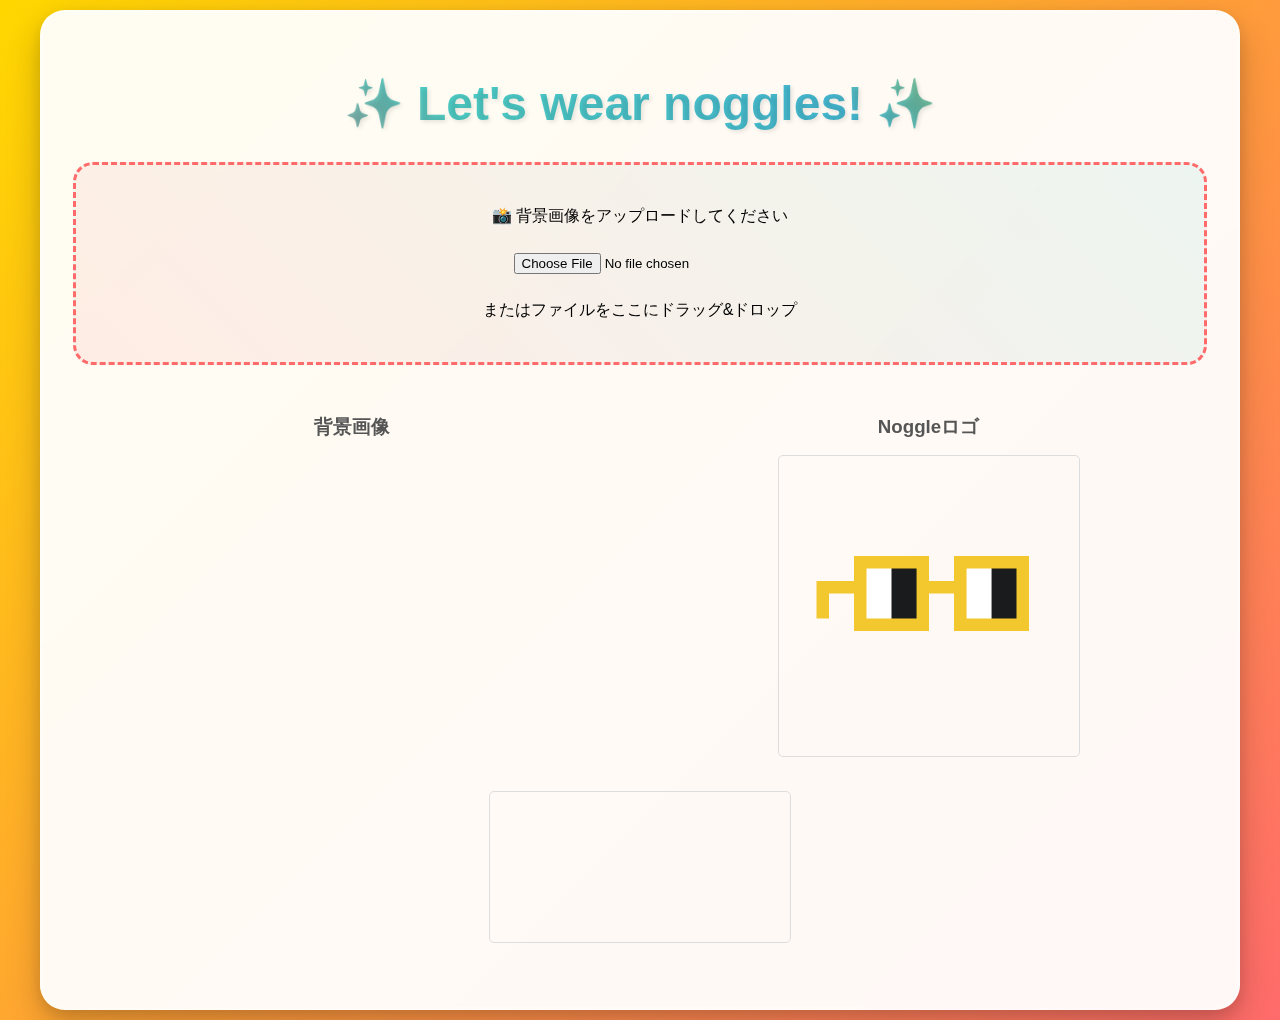
<file: OneDrive/Desktop/claude/noggle change/index.html>
<!DOCTYPE html>
<html lang="ja">
<head>
    <meta charset="UTF-8">
    <meta name="viewport" content="width=device-width, initial-scale=1.0">
    <title>Let's wear noggles</title>
    <style>
        body {
            font-family: 'Comic Sans MS', cursive, Arial, sans-serif;
            max-width: 1200px;
            margin: 0 auto;
            padding: 10px;
            background: linear-gradient(135deg, #FFD700, #FF6B6B, #4ECDC4, #45B7D1, #96CEB4);
            background-size: 400% 400%;
            animation: gradientShift 8s ease infinite;
            min-height: 100vh;
        }
        
        @keyframes gradientShift {
            0% { background-position: 0% 50%; }
            50% { background-position: 100% 50%; }
            100% { background-position: 0% 50%; }
        }
        
        @media (max-width: 768px) {
            body {
                padding: 5px;
            }
        }
        
        .container {
            background: rgba(255, 255, 255, 0.95);
            border-radius: 25px;
            padding: 30px;
            box-shadow: 0 15px 35px rgba(0,0,0,0.2), 0 5px 15px rgba(0,0,0,0.1);
            backdrop-filter: blur(10px);
            border: 3px solid rgba(255, 255, 255, 0.3);
        }
        
        h1 {
            text-align: center;
            background: linear-gradient(45deg, #FF6B6B, #4ECDC4, #45B7D1, #FFD700);
            -webkit-background-clip: text;
            -webkit-text-fill-color: transparent;
            background-clip: text;
            font-size: 3rem;
            font-weight: bold;
            margin-bottom: 30px;
            text-shadow: 2px 2px 4px rgba(0,0,0,0.1);
            animation: titleBounce 2s ease-in-out infinite alternate;
        }
        
        @keyframes titleBounce {
            0% { transform: translateY(0px); }
            100% { transform: translateY(-5px); }
        }
        
        .upload-section {
            margin-bottom: 30px;
            padding: 25px;
            border: 3px dashed #FF6B6B;
            border-radius: 20px;
            text-align: center;
            background: linear-gradient(45deg, rgba(255, 107, 107, 0.1), rgba(78, 205, 196, 0.1));
            transition: all 0.3s ease;
        }
        
        .upload-section:hover {
            transform: translateY(-2px);
            box-shadow: 0 8px 25px rgba(255, 107, 107, 0.3);
        }
        
        .upload-section.dragover {
            border-color: #4ECDC4;
            background: linear-gradient(45deg, rgba(78, 205, 196, 0.2), rgba(255, 107, 107, 0.2));
            transform: scale(1.02);
        }
        
        input[type="file"] {
            margin: 10px 0;
        }
        
        .preview-section {
            display: flex;
            gap: 20px;
            margin-bottom: 30px;
        }
        
        .preview-container {
            flex: 1;
            text-align: center;
        }
        
        .preview-container h3 {
            margin-bottom: 15px;
            color: #555;
        }
        
        .image-preview {
            width: 100%;
            max-width: 300px;
            max-height: 300px;
            object-fit: contain;
            border: 1px solid #ddd;
            border-radius: 5px;
        }
        
        .canvas-container {
            text-align: center;
            margin: 30px 0;
        }
        
        #canvas {
            border: 1px solid #ddd;
            border-radius: 5px;
            max-width: 100%;
        }
        
        .controls {
            display: grid;
            grid-template-columns: repeat(auto-fit, minmax(200px, 1fr));
            gap: 20px;
            margin-bottom: 30px;
        }
        
        @media (max-width: 768px) {
            .controls {
                grid-template-columns: 1fr;
                gap: 15px;
            }
            
            .preview-section {
                flex-direction: column;
                gap: 15px;
            }
            
            .buttons {
                flex-direction: column;
                align-items: center;
            }
            
            .buttons button {
                width: 100%;
                max-width: 300px;
            }
        }
        
        @media (min-width: 769px) {
            .buttons {
                flex-direction: row;
                justify-content: center;
                gap: 15px;
            }
            
            .buttons button {
                width: auto;
                min-width: 120px;
            }
        }
        
        .control-group {
            display: flex;
            flex-direction: column;
            gap: 8px;
            padding: 15px;
            background: linear-gradient(135deg, rgba(255, 255, 255, 0.8), rgba(255, 255, 255, 0.6));
            border-radius: 15px;
            box-shadow: 0 4px 15px rgba(0,0,0,0.1);
            transition: transform 0.2s ease;
        }
        
        .control-group:hover {
            transform: translateY(-2px);
            box-shadow: 0 6px 20px rgba(0,0,0,0.15);
        }
        
        label {
            font-weight: bold;
            background: linear-gradient(45deg, #FF6B6B, #4ECDC4);
            -webkit-background-clip: text;
            -webkit-text-fill-color: transparent;
            background-clip: text;
        }
        
        input[type="range"] {
            width: 100%;
            cursor: pointer;
            -webkit-appearance: none;
            height: 8px;
            border-radius: 10px;
            background: linear-gradient(90deg, #FF6B6B, #4ECDC4, #45B7D1, #96CEB4);
            outline: none;
        }
        
        input[type="range"]::-webkit-slider-thumb {
            -webkit-appearance: none;
            appearance: none;
            width: 20px;
            height: 20px;
            border-radius: 50%;
            background: linear-gradient(45deg, #FFD700, #FF6B6B);
            cursor: pointer;
            box-shadow: 0 2px 6px rgba(0,0,0,0.2);
        }
        
        input[type="range"]::-moz-range-thumb {
            width: 20px;
            height: 20px;
            border-radius: 50%;
            background: linear-gradient(45deg, #FFD700, #FF6B6B);
            cursor: pointer;
            border: none;
            box-shadow: 0 2px 6px rgba(0,0,0,0.2);
        }
        
        input[type="number"] {
            padding: 5px;
            border: 1px solid #ddd;
            border-radius: 3px;
        }
        
        input[type="color"] {
            width: 50px;
            height: 35px;
            border: 1px solid #ddd;
            border-radius: 3px;
            cursor: pointer;
        }
        
        input[type="checkbox"] {
            cursor: pointer;
        }
        
        .buttons {
            text-align: center;
            gap: 15px;
            display: flex;
            justify-content: center;
            flex-wrap: wrap;
        }
        
        button {
            padding: 12px 24px;
            font-size: 16px;
            border: none;
            border-radius: 5px;
            cursor: pointer;
            transition: background-color 0.3s;
            user-select: none;
        }
        
        .primary-btn {
            background: linear-gradient(45deg, #FF6B6B, #4ECDC4);
            color: white;
            border: none;
            font-weight: bold;
            text-shadow: 1px 1px 2px rgba(0,0,0,0.2);
            box-shadow: 0 4px 15px rgba(255, 107, 107, 0.4);
        }
        
        .primary-btn:hover {
            background: linear-gradient(45deg, #FF5252, #26C6DA);
            transform: translateY(-2px);
            box-shadow: 0 6px 20px rgba(255, 107, 107, 0.6);
        }
        
        .secondary-btn {
            background: linear-gradient(45deg, #96CEB4, #FECA57);
            color: white;
            border: none;
            font-weight: bold;
            text-shadow: 1px 1px 2px rgba(0,0,0,0.2);
            box-shadow: 0 4px 15px rgba(150, 206, 180, 0.4);
        }
        
        .secondary-btn:hover {
            background: linear-gradient(45deg, #74B9A0, #FD9644);
            transform: translateY(-2px);
            box-shadow: 0 6px 20px rgba(150, 206, 180, 0.6);
        }
        
        .success-btn {
            background: linear-gradient(45deg, #45B7D1, #96CEB4);
            color: white;
            border: none;
            font-weight: bold;
            text-shadow: 1px 1px 2px rgba(0,0,0,0.2);
            box-shadow: 0 4px 15px rgba(69, 183, 209, 0.4);
        }
        
        .success-btn:hover {
            background: linear-gradient(45deg, #3498DB, #52A085);
            transform: translateY(-2px);
            box-shadow: 0 6px 20px rgba(69, 183, 209, 0.6);
        }
        
        .hidden {
            display: none;
        }
        
        .value-display {
            font-size: 14px;
            background: linear-gradient(45deg, #45B7D1, #96CEB4);
            -webkit-background-clip: text;
            -webkit-text-fill-color: transparent;
            background-clip: text;
            font-weight: bold;
            margin-left: 10px;
        }
    </style>
</head>
<body>
    <div class="container">
        <h1>✨ Let's wear noggles! ✨</h1>
        
        <div class="upload-section" id="uploadSection">
            <p>📸 背景画像をアップロードしてください</p>
            <input type="file" id="backgroundFile" accept="image/*">
            <p>またはファイルをここにドラッグ&ドロップ</p>
        </div>
        
        
        <div class="preview-section">
            <div class="preview-container">
                <h3>背景画像</h3>
                <img id="backgroundPreview" class="image-preview hidden" alt="背景画像プレビュー">
            </div>
            <div class="preview-container">
                <h3>Noggleロゴ</h3>
                <img id="nogglePreview" class="image-preview" alt="Noggleロゴ">
            </div>
        </div>
        
        <div class="canvas-container">
            <canvas id="canvas"></canvas>
        </div>
        
        <div class="controls hidden" id="controls">
            <div class="control-group">
                <label for="noggleSize">ロゴサイズ: <span class="value-display" id="sizeValue">100px</span></label>
                <input type="range" id="noggleSize" min="20" max="800" value="100">
            </div>
            
            <div class="control-group">
                <label for="noggleX">X位置: <span class="value-display" id="xValue">50</span></label>
                <input type="range" id="noggleX" min="-50" max="150" value="50">
            </div>
            
            <div class="control-group">
                <label for="noggleY">Y位置: <span class="value-display" id="yValue">50</span></label>
                <input type="range" id="noggleY" min="-50" max="150" value="50">
            </div>
            
            <div class="control-group">
                <label for="noggleOpacity">透明度: <span class="value-display" id="opacityValue">100%</span></label>
                <input type="range" id="noggleOpacity" min="0" max="100" value="100">
            </div>
            
            <div class="control-group">
                <label for="noggleColor">色調整:</label>
                <input type="color" id="noggleColor" value="#FFD700">
            </div>
            
            <div class="control-group">
                <label for="noggleRotation">回転角度: <span class="value-display" id="rotationValue">0°</span></label>
                <input type="range" id="noggleRotation" min="0" max="360" value="0">
            </div>
            
            <div class="control-group">
                <label>反転:</label>
                <div style="display: flex; gap: 15px; margin-top: 8px; flex-wrap: wrap;">
                    <label style="display: flex; align-items: center; font-weight: normal; cursor: pointer;">
                        <input type="checkbox" id="flipHorizontal" style="margin-right: 8px; transform: scale(1.2);">
                        水平反転
                    </label>
                    <label style="display: flex; align-items: center; font-weight: normal; cursor: pointer;">
                        <input type="checkbox" id="flipVertical" style="margin-right: 8px; transform: scale(1.2);">
                        垂直反転
                    </label>
                </div>
            </div>
        </div>
        
        <div class="buttons">
            <button id="addLogoBtn" class="primary-btn hidden">Noggleロゴを追加</button>
            <button id="deleteLogoBtn" class="secondary-btn hidden">選択中のロゴを削除</button>
            <button id="resetBtn" class="secondary-btn hidden">リセット</button>
            <button id="downloadBtn" class="success-btn hidden">画像をダウンロード</button>
        </div>
        
        <div id="logoSelector" class="hidden" style="margin: 20px 0; text-align: center; padding: 15px; background: linear-gradient(135deg, rgba(255,255,255,0.8), rgba(255,255,255,0.6)); border-radius: 15px; box-shadow: 0 4px 15px rgba(0,0,0,0.1);">
            <label for="currentLogo" style="font-weight: bold; margin-right: 10px; background: linear-gradient(45deg, #FF6B6B, #4ECDC4); -webkit-background-clip: text; -webkit-text-fill-color: transparent;">🎯 編集中のロゴ:</label>
            <select id="currentLogo" style="padding: 8px 15px; border-radius: 20px; border: 2px solid #FF6B6B; background: linear-gradient(45deg, rgba(255,255,255,0.9), rgba(255,255,255,0.7)); font-weight: bold; color: #333; cursor: pointer;">
                <option value="0">🥽 ロゴ 1</option>
            </select>
        </div>
        
    </div>

    <script>
        const backgroundFile = document.getElementById('backgroundFile');
        const backgroundPreview = document.getElementById('backgroundPreview');
        const nogglePreview = document.getElementById('nogglePreview');
        const canvas = document.getElementById('canvas');
        const ctx = canvas.getContext('2d');
        const controls = document.getElementById('controls');
        const uploadSection = document.getElementById('uploadSection');
        const logoSelector = document.getElementById('logoSelector');
        const currentLogoSelect = document.getElementById('currentLogo');
        const addLogoBtn = document.getElementById('addLogoBtn');
        const deleteLogoBtn = document.getElementById('deleteLogoBtn');
        
        const noggleSize = document.getElementById('noggleSize');
        const noggleX = document.getElementById('noggleX');
        const noggleY = document.getElementById('noggleY');
        const noggleOpacity = document.getElementById('noggleOpacity');
        const noggleColor = document.getElementById('noggleColor');
        const noggleRotation = document.getElementById('noggleRotation');
        const flipHorizontal = document.getElementById('flipHorizontal');
        const flipVertical = document.getElementById('flipVertical');
        
        const sizeValue = document.getElementById('sizeValue');
        const xValue = document.getElementById('xValue');
        const yValue = document.getElementById('yValue');
        const opacityValue = document.getElementById('opacityValue');
        const rotationValue = document.getElementById('rotationValue');
        
        const resetBtn = document.getElementById('resetBtn');
        const downloadBtn = document.getElementById('downloadBtn');
        
        let backgroundImg = new Image();
        let noggleImg = new Image();
        
        // 複数ロゴの管理
        let logos = [];
        let currentLogoIndex = 0;
        
        // デフォルトNoggleロゴの初期化
        const defaultLogoBase64 = '[data-uri]';
        
        noggleImg.onload = function() {
            nogglePreview.src = noggleImg.src;
            console.log('Default Noggle logo loaded successfully');
            // 初期ロゴを配列に追加
            initializeFirstLogo();
        };
        noggleImg.onerror = function() {
            console.error('Failed to load default Noggle logo');
        };
        noggleImg.src = defaultLogoBase64;
        
        // 初期ロゴの設定
        function initializeFirstLogo() {
            logos = [{
                size: 100,
                x: 50,
                y: 50,
                opacity: 100,
                color: '#FFD700',
                rotation: 0,
                flipH: false,
                flipV: false
            }];
            currentLogoIndex = 0;
        }
        
        // ドラッグ&ドロップ機能
        uploadSection.addEventListener('dragover', (e) => {
            e.preventDefault();
            uploadSection.classList.add('dragover');
        });
        
        uploadSection.addEventListener('dragleave', () => {
            uploadSection.classList.remove('dragover');
        });
        
        uploadSection.addEventListener('drop', (e) => {
            e.preventDefault();
            uploadSection.classList.remove('dragover');
            const files = e.dataTransfer.files;
            if (files.length > 0) {
                handleFileUpload(files[0]);
            }
        });
        
        backgroundFile.addEventListener('change', (e) => {
            if (e.target.files.length > 0) {
                handleFileUpload(e.target.files[0]);
            }
        });
        
        function handleFileUpload(file) {
            if (!file.type.startsWith('image/')) {
                alert('画像ファイルを選択してください。');
                return;
            }
            
            const reader = new FileReader();
            reader.onload = (e) => {
                backgroundImg.onload = function() {
                    backgroundPreview.src = backgroundImg.src;
                    backgroundPreview.classList.remove('hidden');
                    setupCanvas();
                    controls.classList.remove('hidden');
                    resetBtn.classList.remove('hidden');
                    downloadBtn.classList.remove('hidden');
                };
                backgroundImg.crossOrigin = 'anonymous';
                backgroundImg.src = e.target.result;
            };
            reader.readAsDataURL(file);
        }
        
        function setupCanvas() {
            canvas.width = Math.min(backgroundImg.width, 800);
            canvas.height = (backgroundImg.height * canvas.width) / backgroundImg.width;
            controls.classList.remove('hidden');
            logoSelector.classList.remove('hidden');
            addLogoBtn.classList.remove('hidden');
            deleteLogoBtn.classList.remove('hidden');
            resetBtn.classList.remove('hidden');
            downloadBtn.classList.remove('hidden');
            updateControlsFromCurrentLogo();
            drawComposite();
        }
        
        function drawComposite() {
            // 画像がロードされていない場合は何もしない
            if (!backgroundImg || !backgroundImg.complete || backgroundImg.naturalWidth === 0) {
                console.log('Background image not ready');
                return;
            }
            if (!noggleImg || !noggleImg.complete || noggleImg.naturalWidth === 0) {
                console.log('Noggle image not ready');
                return;
            }
            
            console.log('Drawing composite with', logos.length, 'logos...');
            
            // キャンバスをクリア
            ctx.clearRect(0, 0, canvas.width, canvas.height);
            
            // 背景画像を描画
            ctx.drawImage(backgroundImg, 0, 0, canvas.width, canvas.height);
            
            // 全てのロゴを描画
            logos.forEach((logo, index) => {
                drawSingleLogo(logo, index === currentLogoIndex);
            });
        }
        
        function drawSingleLogo(logo, isSelected) {
            const size = logo.size;
            const xPercent = logo.x;
            const yPercent = logo.y;
            const opacity = logo.opacity / 100;
            const rotation = logo.rotation;
            const flipH = logo.flipH;
            const flipV = logo.flipV;
            const color = logo.color;
            
            // ロゴのサイズを計算
            const aspectRatio = noggleImg.naturalHeight / noggleImg.naturalWidth;
            const logoWidth = size;
            const logoHeight = size * aspectRatio;
            
            // 位置を計算（-50%～150%の範囲で配置可能）
            const xPos = (xPercent / 100) * canvas.width - (logoWidth / 2);
            const yPos = (yPercent / 100) * canvas.height - (logoHeight / 2);
            
            // 描画用の画像を決定
            let imageToUse = noggleImg;
            
            // メガネフレーム部分のみの色変更処理
            if (color && color !== '#ffd700' && color !== '#FFD700') {
                try {
                    const colorCanvas = document.createElement('canvas');
                    const colorCtx = colorCanvas.getContext('2d');
                    colorCanvas.width = noggleImg.naturalWidth;
                    colorCanvas.height = noggleImg.naturalHeight;
                    
                    // 元画像を描画
                    colorCtx.drawImage(noggleImg, 0, 0);
                    
                    // ピクセル操作でフレーム部分のみ色変更
                    const imageData = colorCtx.getImageData(0, 0, colorCanvas.width, colorCanvas.height);
                    const data = imageData.data;
                    
                    const hex = color.replace('#', '');
                    const newR = parseInt(hex.substr(0, 2), 16);
                    const newG = parseInt(hex.substr(2, 2), 16);
                    const newB = parseInt(hex.substr(4, 2), 16);
                    
                    for (let i = 0; i < data.length; i += 4) {
                        const r = data[i];
                        const g = data[i + 1];
                        const b = data[i + 2];
                        const a = data[i + 3];
                        
                        // 透明でないピクセルのみ処理
                        if (a > 100) {
                            // 黄色いフレーム部分を検出（黒いレンズ部分は除外）
                            const isYellowFrame = (
                                r > 200 && g > 180 && b < 100 &&  // 黄色っぽい
                                (r + g + b) > 400 &&              // 十分明るい
                                Math.abs(r - g) < 60              // 赤と緑のバランス
                            );
                            
                            // 黒いレンズ部分を除外
                            const isBlackLens = (r + g + b) < 150;
                            
                            // 白い部分も除外（内部の白枠）
                            const isWhiteFrame = r > 240 && g > 240 && b > 240;
                            
                            if (isYellowFrame && !isBlackLens && !isWhiteFrame) {
                                data[i] = newR;
                                data[i + 1] = newG;
                                data[i + 2] = newB;
                            }
                        }
                    }
                    
                    colorCtx.putImageData(imageData, 0, 0);
                    imageToUse = colorCanvas;
                } catch (e) {
                    console.error('Frame color change failed:', e);
                    imageToUse = noggleImg;
                }
            }
            
            // ロゴを描画
            ctx.save();
            ctx.globalAlpha = opacity;
            
            try {
                if (rotation !== 0 || flipH || flipV) {
                    // 変換がある場合（回転または反転）
                    const centerX = xPos + logoWidth / 2;
                    const centerY = yPos + logoHeight / 2;
                    ctx.translate(centerX, centerY);
                    ctx.rotate((rotation * Math.PI) / 180);
                    ctx.scale(flipH ? -1 : 1, flipV ? -1 : 1);
                    ctx.drawImage(imageToUse, -logoWidth / 2, -logoHeight / 2, logoWidth, logoHeight);
                } else {
                    // 変換なしの場合
                    ctx.drawImage(imageToUse, xPos, yPos, logoWidth, logoHeight);
                }
            } catch (e) {
                console.error('Logo drawing failed:', e);
                // エラーの場合は元画像で描画
                if (rotation !== 0 || flipH || flipV) {
                    const centerX = xPos + logoWidth / 2;
                    const centerY = yPos + logoHeight / 2;
                    ctx.translate(centerX, centerY);
                    ctx.rotate((rotation * Math.PI) / 180);
                    ctx.scale(flipH ? -1 : 1, flipV ? -1 : 1);
                    ctx.drawImage(noggleImg, -logoWidth / 2, -logoHeight / 2, logoWidth, logoHeight);
                } else {
                    ctx.drawImage(noggleImg, xPos, yPos, logoWidth, logoHeight);
                }
            }
            
            // 選択中のロゴに枠線を描画
            if (isSelected) {
                ctx.strokeStyle = '#ff0000';
                ctx.lineWidth = 2;
                ctx.strokeRect(xPos - 2, yPos - 2, logoWidth + 4, logoHeight + 4);
            }
            
            ctx.restore();
        }
        
        // コントロールとロゴデータの連動
        function updateControlsFromCurrentLogo() {
            if (logos[currentLogoIndex]) {
                const logo = logos[currentLogoIndex];
                noggleSize.value = logo.size;
                noggleX.value = logo.x;
                noggleY.value = logo.y;
                noggleOpacity.value = logo.opacity;
                noggleColor.value = logo.color;
                noggleRotation.value = logo.rotation;
                flipHorizontal.checked = logo.flipH;
                flipVertical.checked = logo.flipV;
                
                sizeValue.textContent = logo.size + 'px';
                xValue.textContent = logo.x;
                yValue.textContent = logo.y;
                opacityValue.textContent = logo.opacity + '%';
                rotationValue.textContent = logo.rotation + '°';
            }
        }
        
        function updateCurrentLogoFromControls() {
            if (logos[currentLogoIndex]) {
                logos[currentLogoIndex].size = parseInt(noggleSize.value) || 100;
                logos[currentLogoIndex].x = parseInt(noggleX.value) || 50;
                logos[currentLogoIndex].y = parseInt(noggleY.value) || 50;
                logos[currentLogoIndex].opacity = parseInt(noggleOpacity.value) || 100;
                logos[currentLogoIndex].color = noggleColor.value;
                logos[currentLogoIndex].rotation = parseInt(noggleRotation.value) || 0;
                logos[currentLogoIndex].flipH = flipHorizontal.checked;
                logos[currentLogoIndex].flipV = flipVertical.checked;
            }
        }
        
        // コントロールイベント
        noggleSize.addEventListener('input', () => {
            sizeValue.textContent = noggleSize.value + 'px';
            updateCurrentLogoFromControls();
            drawComposite();
        });
        
        noggleX.addEventListener('input', () => {
            xValue.textContent = noggleX.value;
            updateCurrentLogoFromControls();
            drawComposite();
        });
        
        noggleY.addEventListener('input', () => {
            yValue.textContent = noggleY.value;
            updateCurrentLogoFromControls();
            drawComposite();
        });
        
        noggleOpacity.addEventListener('input', () => {
            opacityValue.textContent = noggleOpacity.value + '%';
            updateCurrentLogoFromControls();
            drawComposite();
        });
        
        noggleColor.addEventListener('input', () => {
            updateCurrentLogoFromControls();
            drawComposite();
        });
        
        noggleRotation.addEventListener('input', () => {
            rotationValue.textContent = noggleRotation.value + '°';
            updateCurrentLogoFromControls();
            drawComposite();
        });
        
        flipHorizontal.addEventListener('change', () => {
            updateCurrentLogoFromControls();
            drawComposite();
        });
        flipVertical.addEventListener('change', () => {
            updateCurrentLogoFromControls();
            drawComposite();
        });
        
        // ロゴ管理機能
        addLogoBtn.addEventListener('click', () => {
            const newLogo = {
                size: 100,
                x: 50,
                y: 50,
                opacity: 100,
                color: '#FFD700',
                rotation: 0,
                flipH: false,
                flipV: false
            };
            logos.push(newLogo);
            currentLogoIndex = logos.length - 1;
            updateLogoSelector();
            updateControlsFromCurrentLogo();
            drawComposite();
        });
        
        deleteLogoBtn.addEventListener('click', () => {
            if (logos.length > 1) {
                logos.splice(currentLogoIndex, 1);
                if (currentLogoIndex >= logos.length) {
                    currentLogoIndex = logos.length - 1;
                }
                updateLogoSelector();
                updateControlsFromCurrentLogo();
                drawComposite();
            } else {
                alert('少なくとも1つのロゴが必要です。');
            }
        });
        
        currentLogoSelect.addEventListener('change', (e) => {
            currentLogoIndex = parseInt(e.target.value);
            updateControlsFromCurrentLogo();
            drawComposite();
        });
        
        function updateLogoSelector() {
            currentLogoSelect.innerHTML = '';
            logos.forEach((logo, index) => {
                const option = document.createElement('option');
                option.value = index;
                option.textContent = `🥽 ロゴ ${index + 1}`;
                if (index === currentLogoIndex) {
                    option.selected = true;
                }
                currentLogoSelect.appendChild(option);
            });
        }
        
        // リセット機能
        resetBtn.addEventListener('click', () => {
            backgroundFile.value = '';
            backgroundPreview.classList.add('hidden');
            canvas.width = 0;
            canvas.height = 0;
            controls.classList.add('hidden');
            resetBtn.classList.add('hidden');
            downloadBtn.classList.add('hidden');
            
            // スライダーをリセット
            noggleSize.value = 100;
            noggleX.value = 50;
            noggleY.value = 50;
            noggleOpacity.value = 100;
            noggleColor.value = '#FFD700';
            noggleRotation.value = 0;
            flipHorizontal.checked = false;
            flipVertical.checked = false;
            sizeValue.textContent = '100px';
            xValue.textContent = '50';
            yValue.textContent = '50';
            opacityValue.textContent = '100%';
            rotationValue.textContent = '0°';
        });
        
        // ダウンロード機能
        downloadBtn.addEventListener('click', () => {
            const link = document.createElement('a');
            link.download = 'noggle-overlay-image.png';
            link.href = canvas.toDataURL();
            link.click();
        });
    </script>
</body>
</html>
</file>
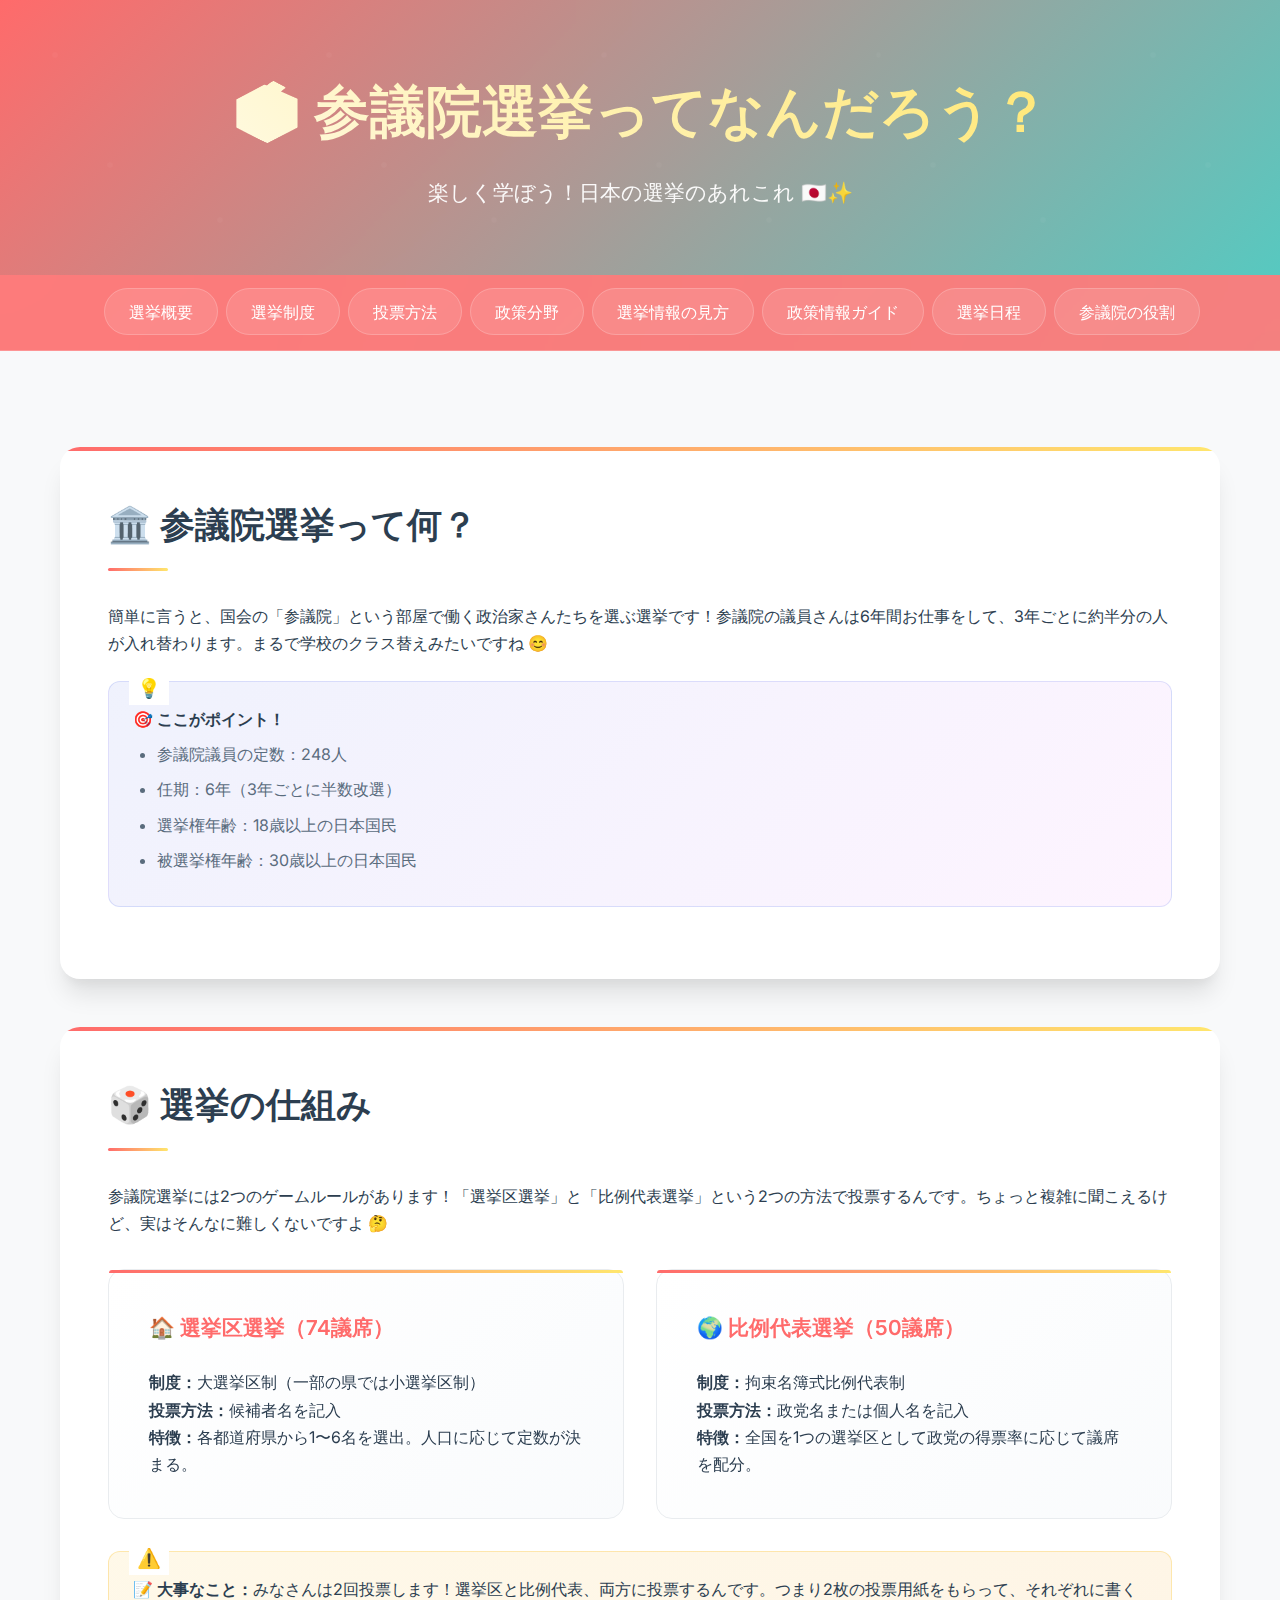
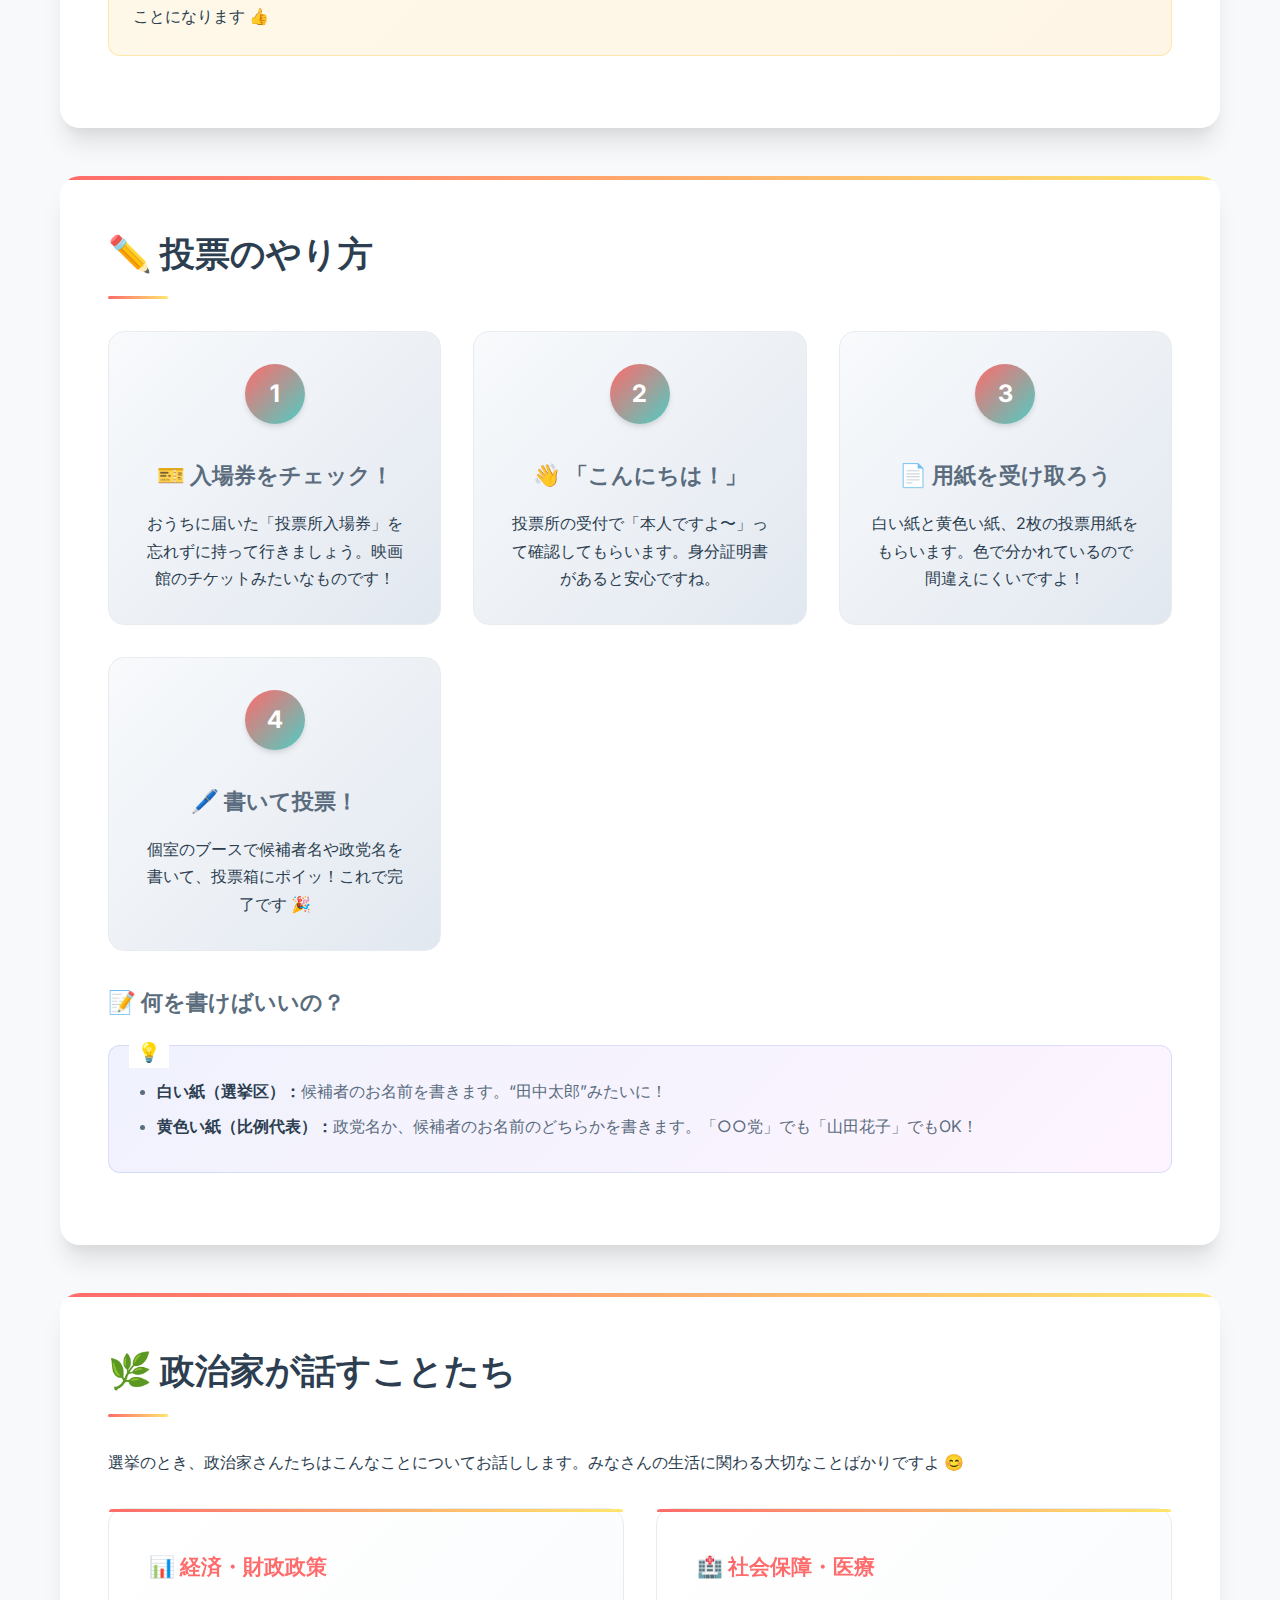
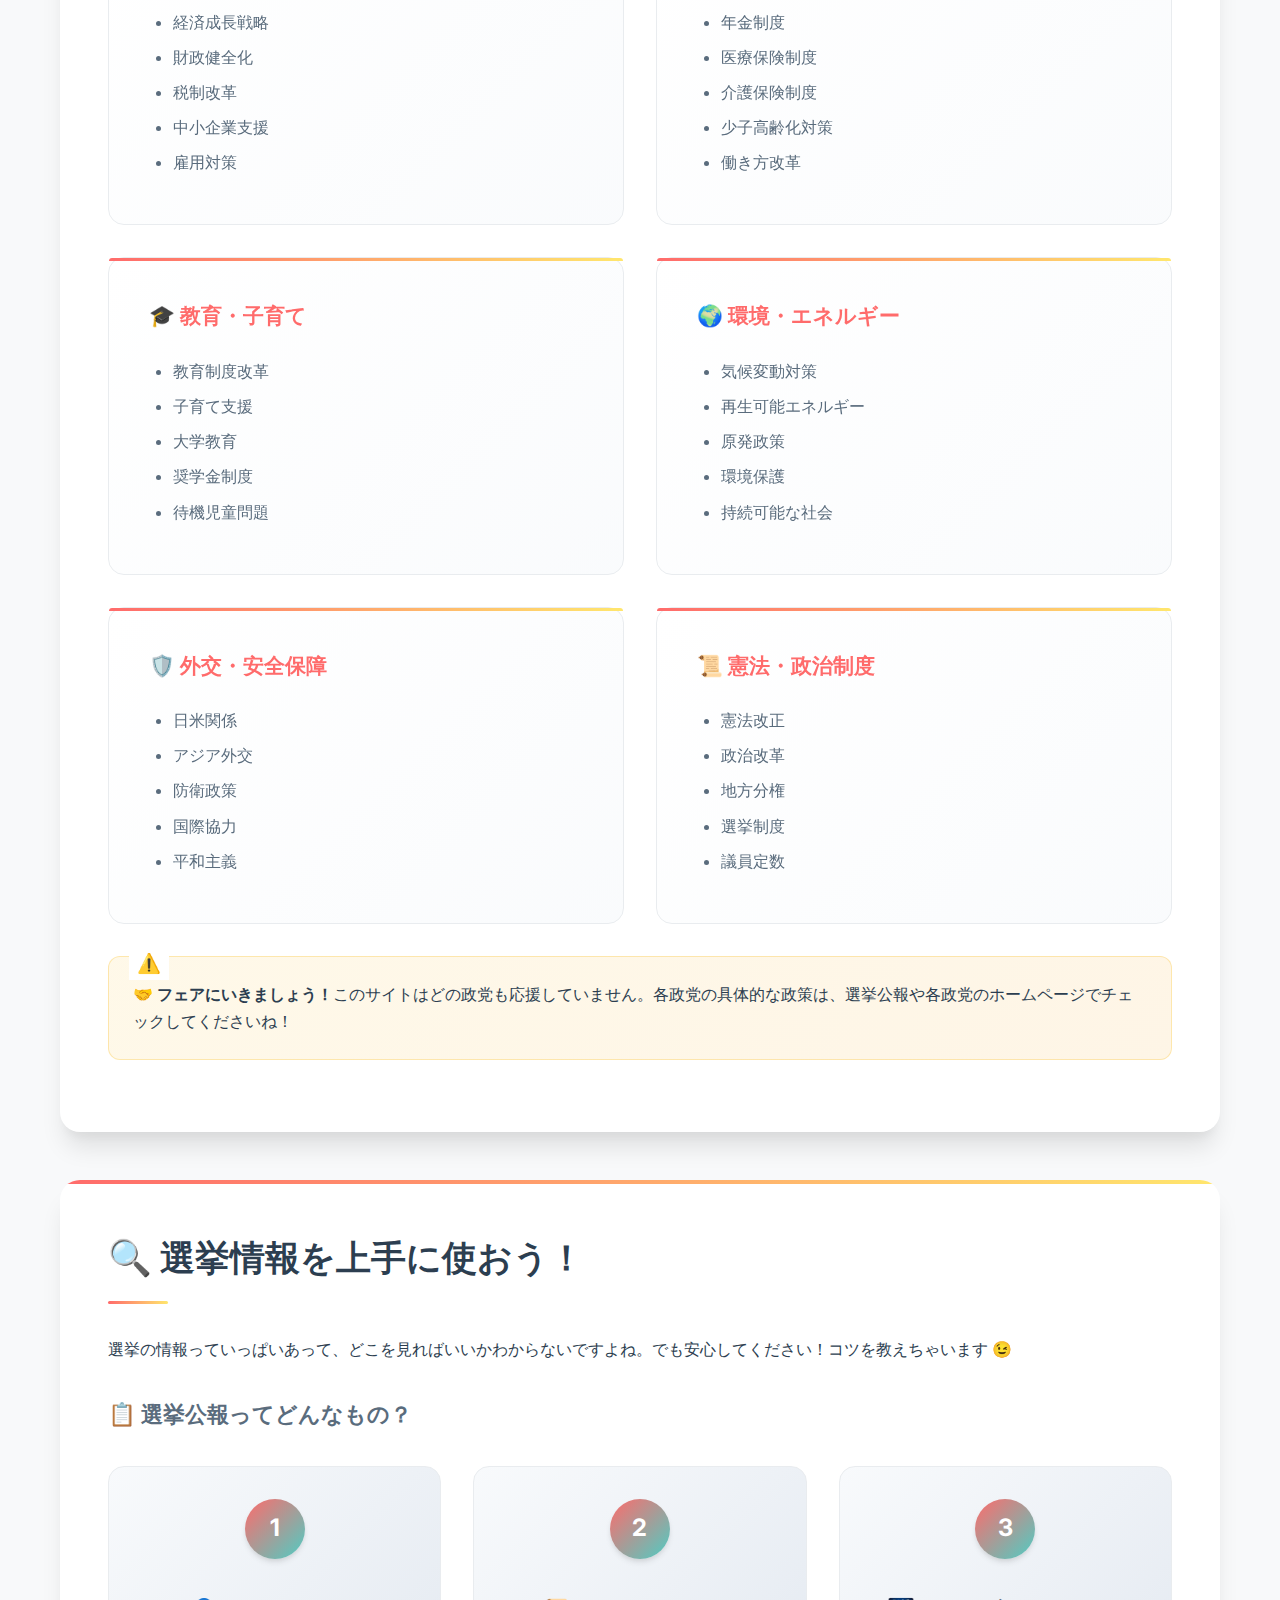
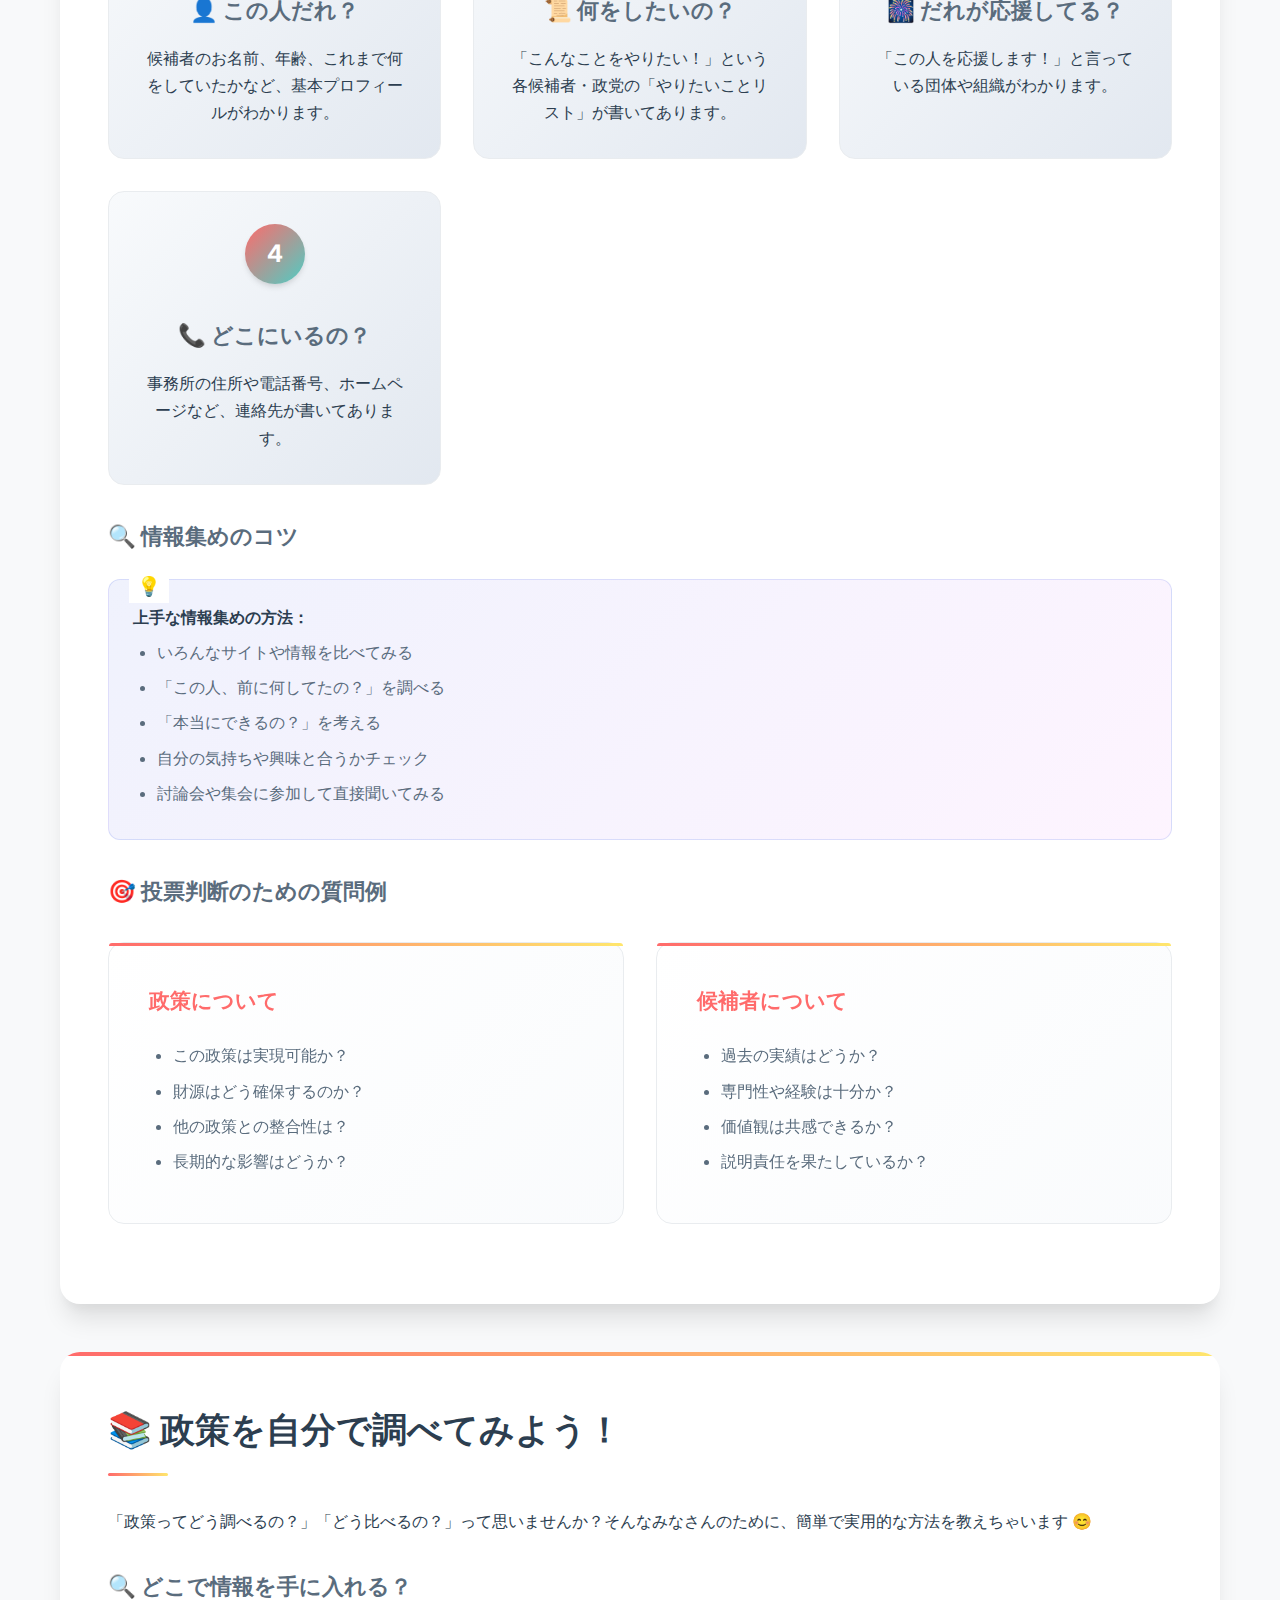
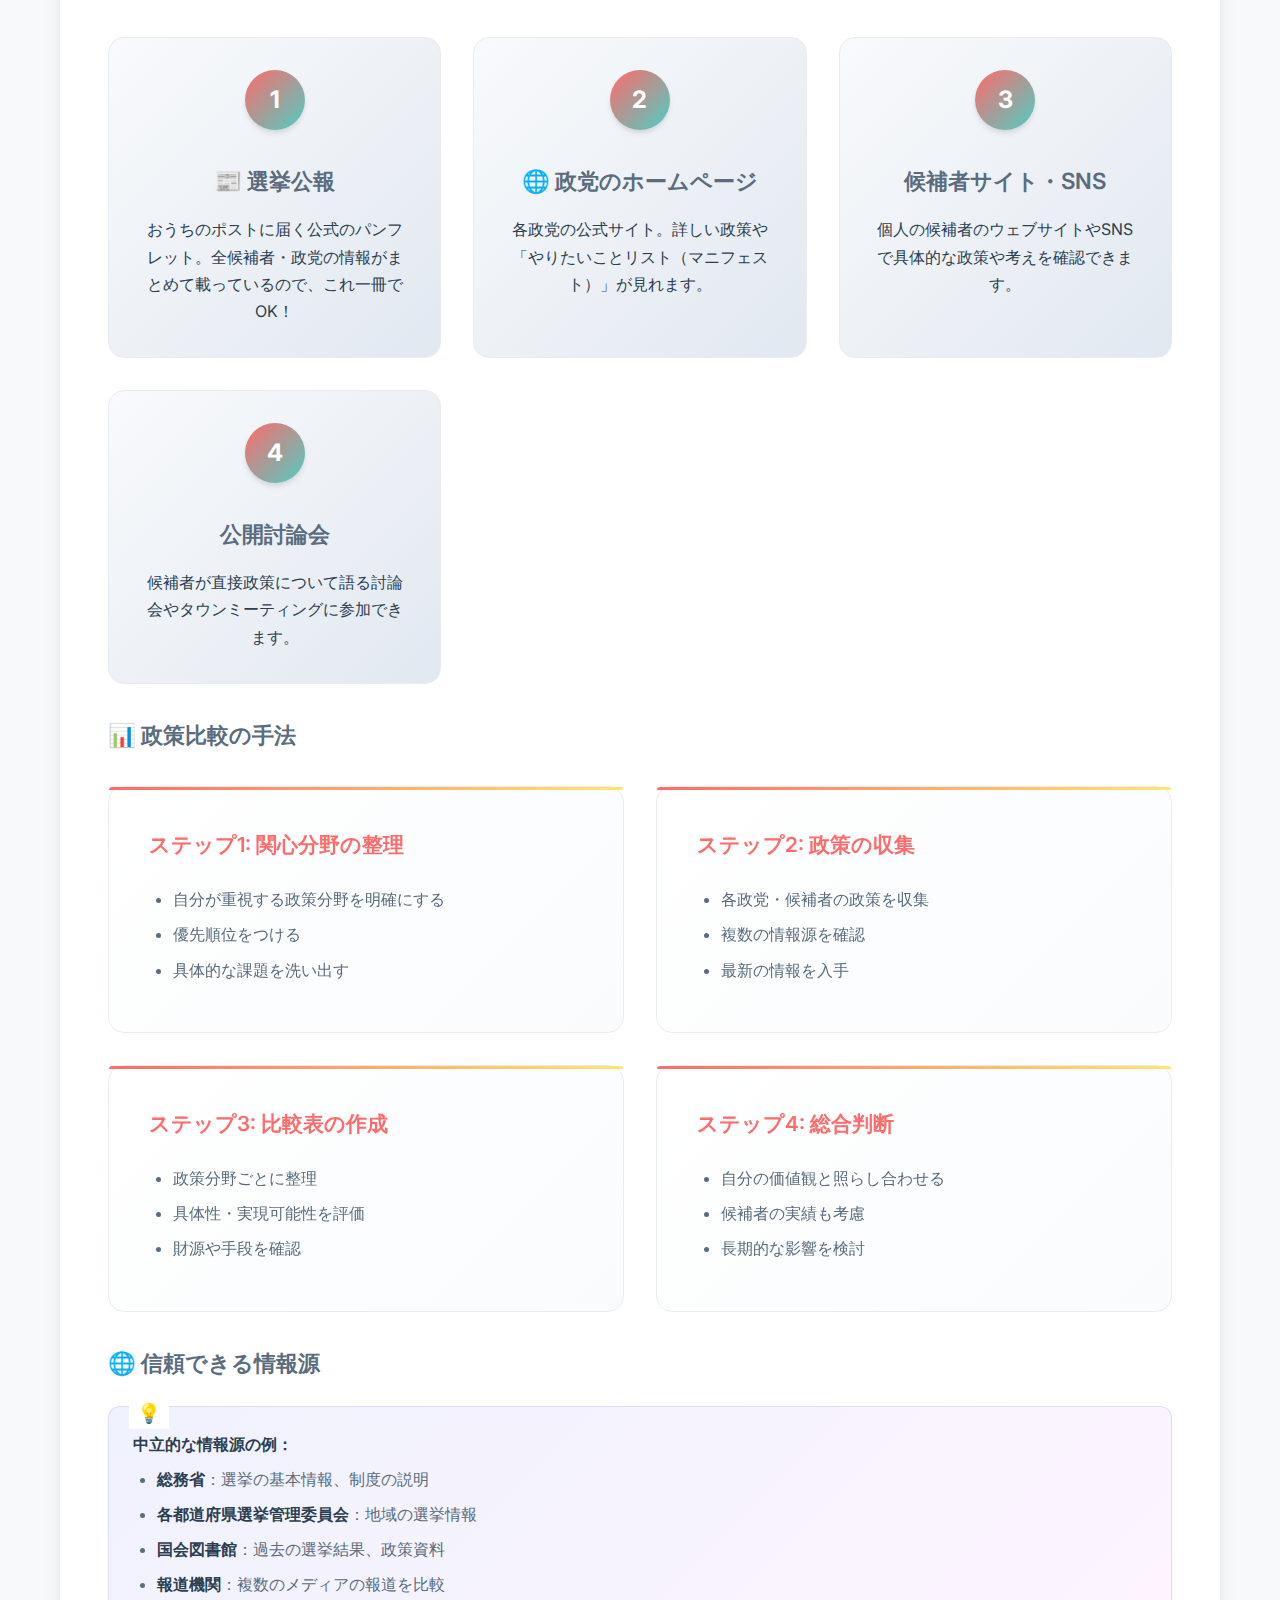
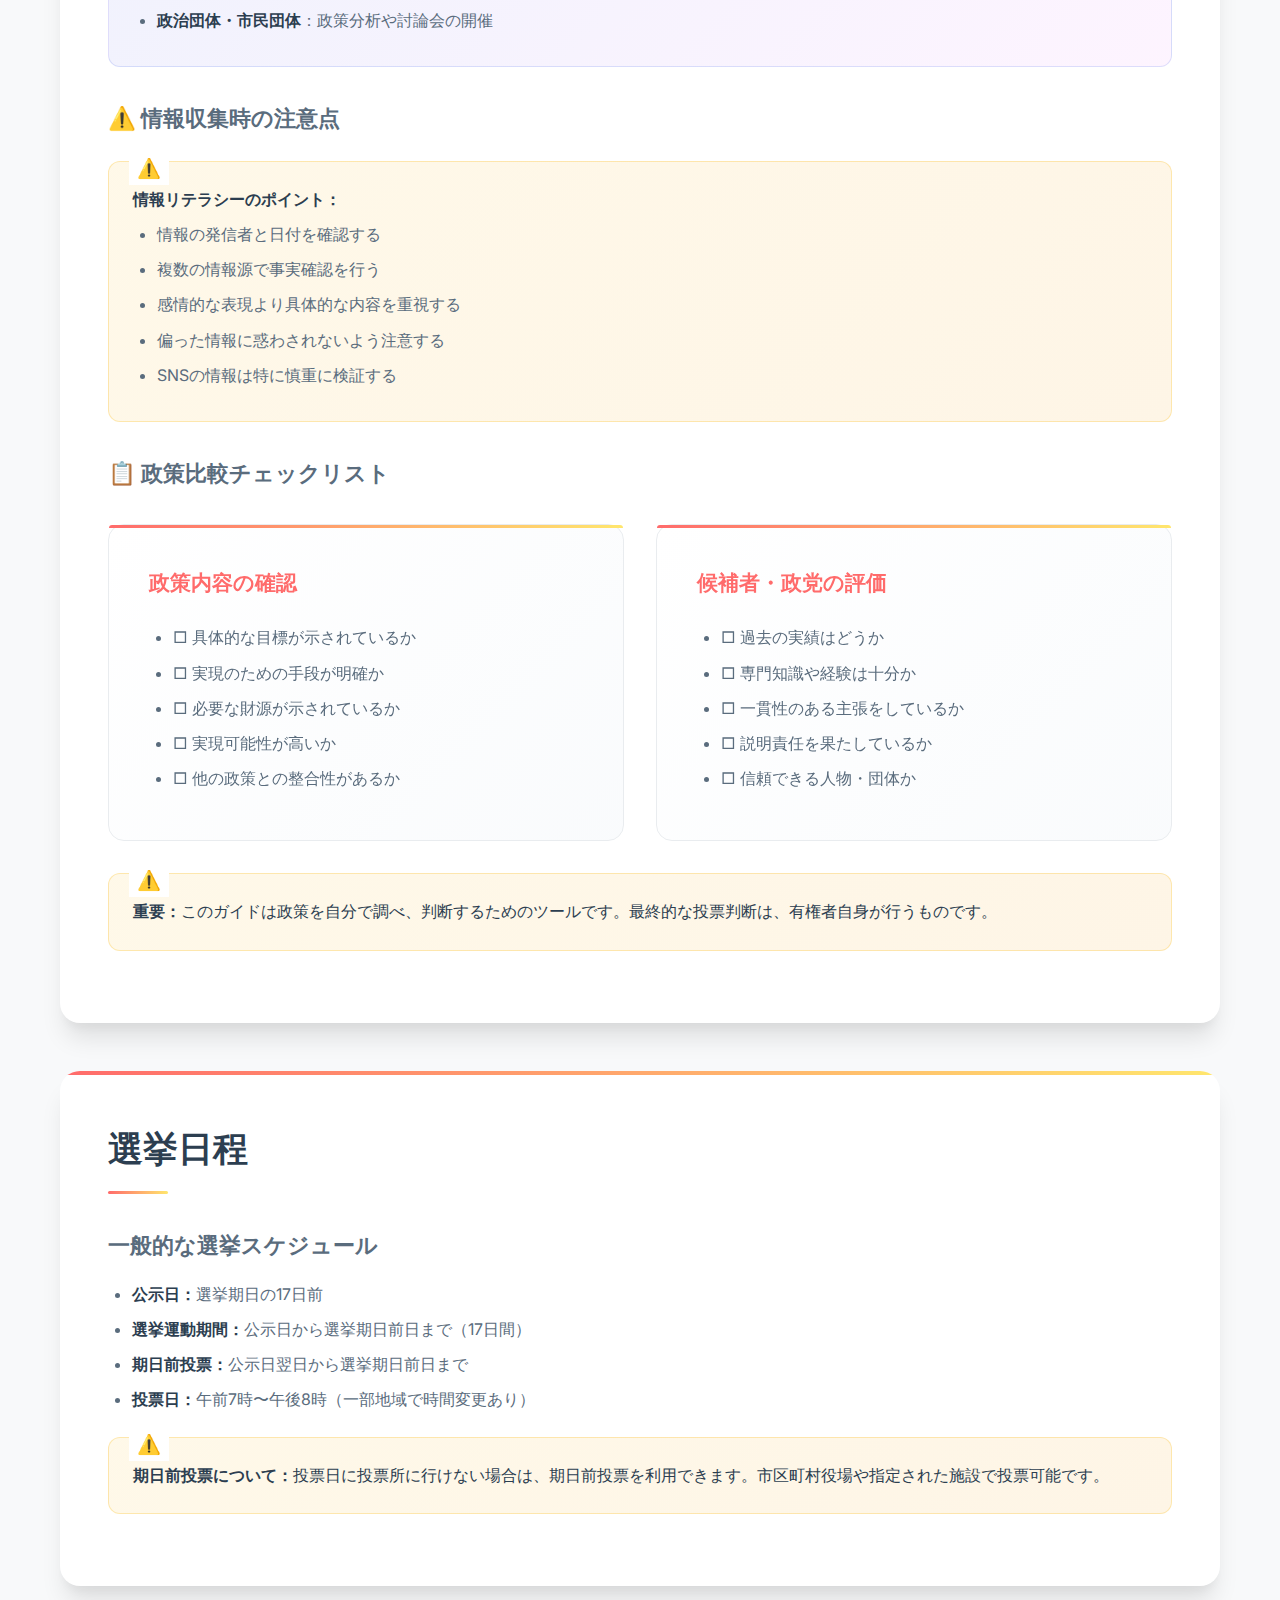
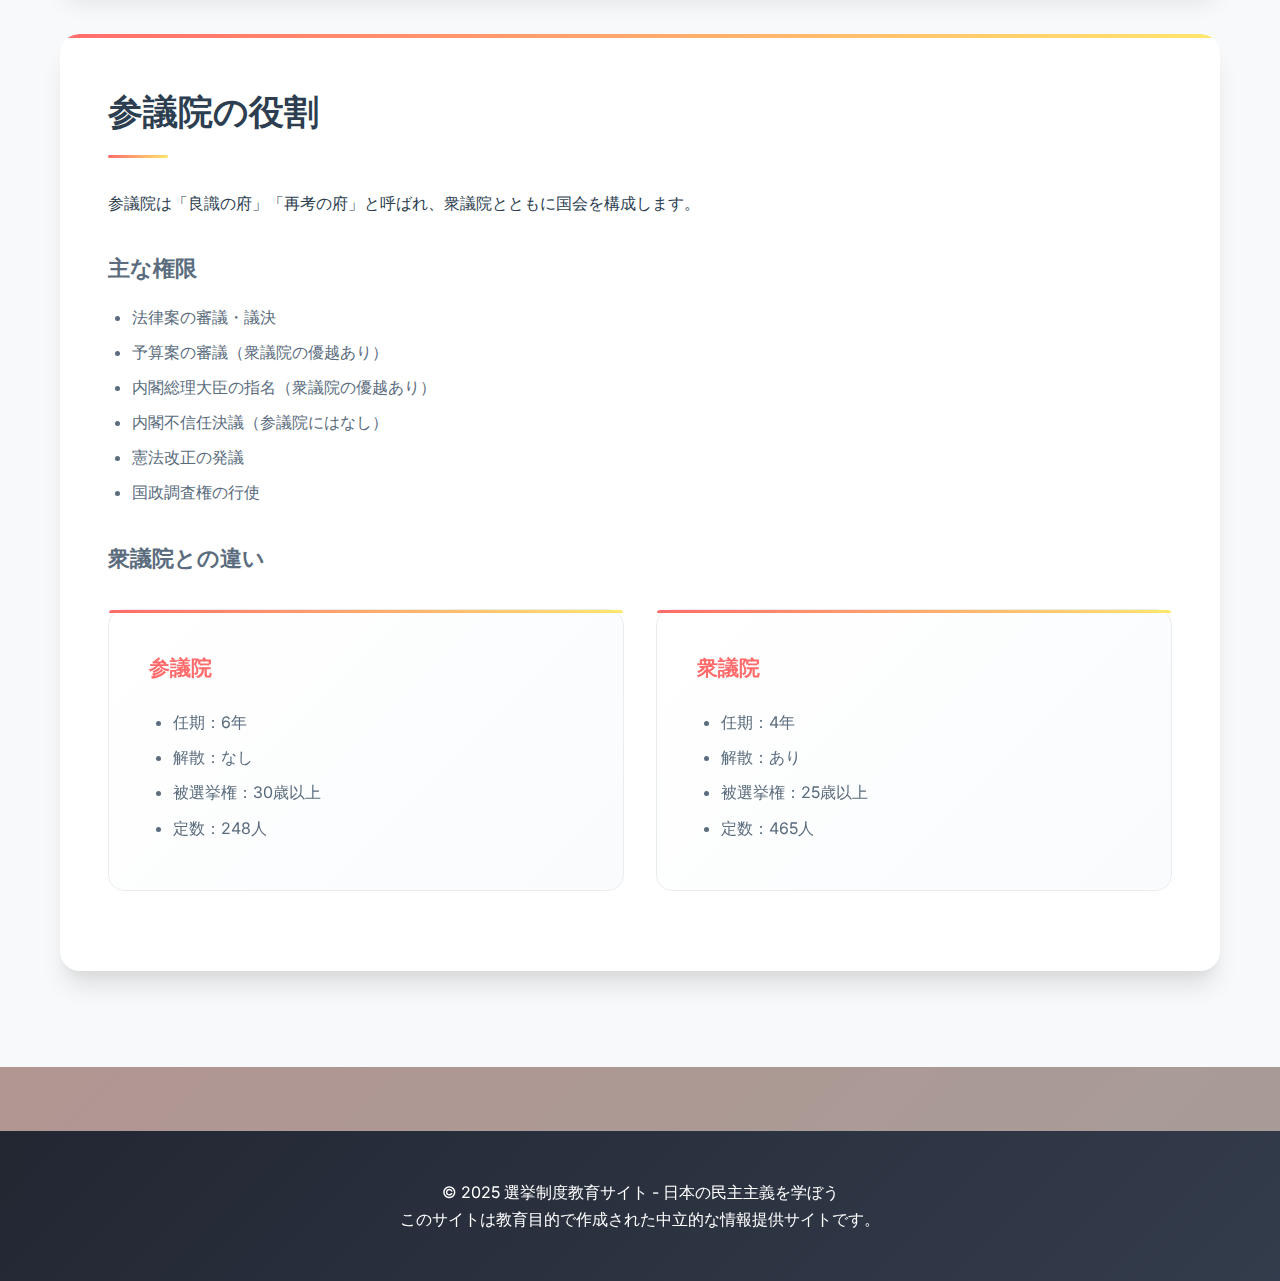
<file: election-education.html>
<!DOCTYPE html>
<html lang="ja">
<head>
    <meta charset="UTF-8">
    <meta name="viewport" content="width=device-width, initial-scale=1.0">
    <title>参議院選挙の仕組み - 選挙制度教育サイト</title>
    <style>
        @import url('https://fonts.googleapis.com/css2?family=Inter:wght@300;400;500;600;700&display=swap');
        
        * {
            margin: 0;
            padding: 0;
            box-sizing: border-box;
        }

        :root {
            --primary-color: #ff6b6b;
            --secondary-color: #4ecdc4;
            --accent-color: #ffe66d;
            --success-color: #51cf66;
            --warning-color: #ff8787;
            --fun-purple: #845ec2;
            --fun-orange: #ffc947;
            --text-primary: #2c3e50;
            --text-secondary: #5a6c7d;
            --bg-primary: #f8f9fa;
            --bg-secondary: #ffffff;
            --border-color: #e9ecef;
            --shadow-sm: 0 1px 3px 0 rgba(0, 0, 0, 0.1), 0 1px 2px 0 rgba(0, 0, 0, 0.06);
            --shadow-md: 0 4px 6px -1px rgba(0, 0, 0, 0.1), 0 2px 4px -1px rgba(0, 0, 0, 0.06);
            --shadow-lg: 0 10px 15px -3px rgba(0, 0, 0, 0.1), 0 4px 6px -2px rgba(0, 0, 0, 0.05);
            --shadow-xl: 0 20px 25px -5px rgba(0, 0, 0, 0.1), 0 10px 10px -5px rgba(0, 0, 0, 0.04);
        }

        body {
            font-family: 'Inter', 'Hiragino Sans', 'Meiryo', sans-serif;
            line-height: 1.7;
            color: var(--text-primary);
            background: linear-gradient(135deg, var(--primary-color) 0%, var(--secondary-color) 50%, var(--accent-color) 100%);
            background-size: 400% 400%;
            animation: gradientShift 15s ease infinite;
            min-height: 100vh;
        }

        @keyframes gradientShift {
            0% { background-position: 0% 50%; }
            50% { background-position: 100% 50%; }
            100% { background-position: 0% 50%; }
        }

        .container {
            max-width: 1200px;
            margin: 0 auto;
            padding: 0 20px;
        }

        header {
            background: linear-gradient(135deg, rgba(255, 107, 107, 0.95) 0%, rgba(78, 205, 196, 0.95) 100%);
            backdrop-filter: blur(10px);
            color: white;
            padding: 4rem 0;
            text-align: center;
            position: relative;
            overflow: hidden;
        }

        header::before {
            content: '';
            position: absolute;
            top: 0;
            left: 0;
            right: 0;
            bottom: 0;
            background: url('data:image/svg+xml,<svg xmlns="http://www.w3.org/2000/svg" viewBox="0 0 100 100"><defs><pattern id="grain" width="100" height="100" patternUnits="userSpaceOnUse"><circle cx="20" cy="20" r="1" fill="white" opacity="0.1"/><circle cx="80" cy="80" r="1" fill="white" opacity="0.1"/><circle cx="40" cy="60" r="1" fill="white" opacity="0.1"/></pattern></defs><rect width="100" height="100" fill="url(%23grain)"/></svg>');
            opacity: 0.3;
        }

        h1 {
            font-size: 3.5rem;
            font-weight: 700;
            margin-bottom: 1rem;
            background: linear-gradient(45deg, #fff, var(--accent-color), var(--fun-orange));
            background-size: 200% 200%;
            -webkit-background-clip: text;
            -webkit-text-fill-color: transparent;
            background-clip: text;
            position: relative;
            z-index: 1;
            animation: textShine 4s ease-in-out infinite;
        }

        @keyframes textShine {
            0%, 100% { background-position: 0% 50%; }
            50% { background-position: 100% 50%; }
        }

        .subtitle {
            font-size: 1.3rem;
            font-weight: 300;
            opacity: 0.95;
            position: relative;
            z-index: 1;
        }

        nav {
            background: rgba(255, 255, 255, 0.1);
            backdrop-filter: blur(15px);
            padding: 1rem 0;
            position: sticky;
            top: 0;
            z-index: 100;
            border-bottom: 1px solid rgba(255, 255, 255, 0.2);
        }

        nav ul {
            list-style: none;
            display: flex;
            justify-content: center;
            flex-wrap: wrap;
            gap: 0.5rem;
        }

        nav a {
            color: white;
            text-decoration: none;
            padding: 0.8rem 1.5rem;
            border-radius: 25px;
            transition: all 0.3s cubic-bezier(0.4, 0, 0.2, 1);
            font-weight: 500;
            background: rgba(255, 255, 255, 0.1);
            border: 1px solid rgba(255, 255, 255, 0.2);
        }

        nav a:hover {
            background: rgba(255, 255, 255, 0.2);
            transform: translateY(-2px);
            box-shadow: var(--shadow-md);
        }

        main {
            padding: 3rem 0;
            background: var(--bg-primary);
            min-height: 100vh;
        }

        .section {
            background: var(--bg-secondary);
            margin: 3rem 0;
            padding: 3rem;
            border-radius: 20px;
            box-shadow: var(--shadow-xl);
            position: relative;
            overflow: hidden;
            transition: transform 0.3s ease, box-shadow 0.3s ease;
        }

        .section:hover {
            transform: translateY(-5px);
            box-shadow: 0 25px 50px -12px rgba(0, 0, 0, 0.15);
        }

        .section::before {
            content: '';
            position: absolute;
            top: 0;
            left: 0;
            right: 0;
            height: 4px;
            background: linear-gradient(90deg, var(--primary-color), var(--accent-color), var(--fun-purple));
            background-size: 200% 100%;
            animation: shimmer 3s ease-in-out infinite;
        }

        @keyframes shimmer {
            0% { background-position: -200% 0; }
            100% { background-position: 200% 0; }
        }

        h2 {
            color: var(--text-primary);
            margin-bottom: 2rem;
            font-size: 2.2rem;
            font-weight: 600;
            position: relative;
            padding-bottom: 1rem;
        }

        h2::after {
            content: '';
            position: absolute;
            bottom: 0;
            left: 0;
            width: 60px;
            height: 3px;
            background: linear-gradient(90deg, var(--primary-color), var(--accent-color));
            border-radius: 2px;
        }

        h3 {
            color: var(--text-secondary);
            margin: 2rem 0 1rem 0;
            font-size: 1.4rem;
            font-weight: 600;
        }

        .highlight-box {
            background: linear-gradient(135deg, rgba(102, 126, 234, 0.1), rgba(240, 147, 251, 0.1));
            border: 1px solid rgba(102, 126, 234, 0.2);
            border-radius: 12px;
            padding: 1.5rem;
            margin: 1.5rem 0;
            position: relative;
        }

        .highlight-box::before {
            content: '💡';
            position: absolute;
            top: -10px;
            left: 20px;
            background: var(--bg-secondary);
            padding: 0 8px;
            font-size: 1.2rem;
            animation: pulse 2s infinite;
        }

        @keyframes pulse {
            0% { transform: scale(1); }
            50% { transform: scale(1.1); }
            100% { transform: scale(1); }
        }

        .voting-process {
            display: grid;
            grid-template-columns: repeat(auto-fit, minmax(280px, 1fr));
            gap: 2rem;
            margin: 2rem 0;
        }

        .process-step {
            background: linear-gradient(135deg, #f8fafc, #e2e8f0);
            padding: 2rem;
            border-radius: 16px;
            text-align: center;
            position: relative;
            transition: all 0.3s ease;
            border: 1px solid var(--border-color);
        }

        .process-step:hover {
            transform: translateY(-8px);
            box-shadow: var(--shadow-lg);
        }

        .step-number {
            background: linear-gradient(135deg, var(--primary-color), var(--secondary-color));
            color: white;
            width: 60px;
            height: 60px;
            border-radius: 50%;
            display: flex;
            align-items: center;
            justify-content: center;
            margin: 0 auto 1.5rem;
            font-weight: 700;
            font-size: 1.5rem;
            box-shadow: var(--shadow-md);
            animation: bounce 2s infinite;
        }

        @keyframes bounce {
            0%, 20%, 50%, 80%, 100% {
                transform: translateY(0);
            }
            40% {
                transform: translateY(-10px);
            }
            60% {
                transform: translateY(-5px);
            }
        }

        .important-note {
            background: linear-gradient(135deg, rgba(251, 191, 36, 0.1), rgba(245, 158, 11, 0.1));
            border: 1px solid rgba(251, 191, 36, 0.3);
            border-radius: 12px;
            padding: 1.5rem;
            margin: 1.5rem 0;
            position: relative;
        }

        .important-note::before {
            content: '⚠️';
            position: absolute;
            top: -10px;
            left: 20px;
            background: var(--bg-secondary);
            padding: 0 8px;
            font-size: 1.2rem;
            animation: wiggle 1s ease-in-out infinite;
        }

        @keyframes wiggle {
            0%, 100% { transform: rotate(0deg); }
            25% { transform: rotate(-5deg); }
            75% { transform: rotate(5deg); }
        }

        .election-types {
            display: grid;
            grid-template-columns: repeat(auto-fit, minmax(350px, 1fr));
            gap: 2rem;
            margin: 2rem 0;
        }

        .election-type {
            background: linear-gradient(135deg, rgba(255, 255, 255, 0.8), rgba(248, 250, 252, 0.8));
            padding: 2.5rem;
            border-radius: 16px;
            border: 1px solid var(--border-color);
            position: relative;
            transition: all 0.3s ease;
            backdrop-filter: blur(10px);
        }

        .election-type:hover {
            transform: translateY(-5px);
            box-shadow: var(--shadow-lg);
        }

        .election-type h4 {
            color: var(--primary-color);
            margin-bottom: 1.5rem;
            font-size: 1.3rem;
            font-weight: 600;
        }

        .election-type::before {
            content: '';
            position: absolute;
            top: 0;
            left: 0;
            right: 0;
            height: 3px;
            background: linear-gradient(90deg, var(--primary-color), var(--accent-color));
            border-radius: 12px 12px 0 0;
        }

        footer {
            background: linear-gradient(135deg, rgba(26, 32, 44, 0.95), rgba(45, 55, 72, 0.95));
            backdrop-filter: blur(10px);
            color: white;
            text-align: center;
            padding: 3rem 0;
            margin-top: 4rem;
        }

        ul {
            padding-left: 1.5rem;
        }

        li {
            margin: 0.5rem 0;
            color: var(--text-secondary);
        }

        strong {
            color: var(--text-primary);
            font-weight: 600;
        }

        @keyframes fadeInUp {
            from {
                opacity: 0;
                transform: translateY(30px);
            }
            to {
                opacity: 1;
                transform: translateY(0);
            }
        }

        .section {
            animation: fadeInUp 0.6s ease-out;
        }

        @media (max-width: 768px) {
            h1 {
                font-size: 2.5rem;
            }
            
            nav ul {
                flex-direction: column;
                align-items: center;
                gap: 0.3rem;
            }
            
            .section {
                padding: 2rem 1.5rem;
                margin: 2rem 0;
            }
            
            h2 {
                font-size: 1.8rem;
            }
            
            .voting-process {
                grid-template-columns: 1fr;
                gap: 1.5rem;
            }
            
            .election-types {
                grid-template-columns: 1fr;
                gap: 1.5rem;
            }
        }
    </style>
</head>
<body>
    <header>
        <div class="container">
            <h1>🗳️ 参議院選挙ってなんだろう？</h1>
            <p class="subtitle">楽しく学ぼう！日本の選挙のあれこれ 🇯🇵✨</p>
        </div>
    </header>

    <nav>
        <div class="container">
            <ul>
                <li><a href="#overview">選挙概要</a></li>
                <li><a href="#system">選挙制度</a></li>
                <li><a href="#voting">投票方法</a></li>
                <li><a href="#policy-areas">政策分野</a></li>
                <li><a href="#election-info">選挙情報の見方</a></li>
                <li><a href="#policy-guide">政策情報ガイド</a></li>
                <li><a href="#schedule">選挙日程</a></li>
                <li><a href="#roles">参議院の役割</a></li>
            </ul>
        </div>
    </nav>

    <main>
        <div class="container">
            <section id="overview" class="section">
                <h2>🏛️ 参議院選挙って何？</h2>
                <p>簡単に言うと、国会の「参議院」という部屋で働く政治家さんたちを選ぶ選挙です！参議院の議員さんは6年間お仕事をして、3年ごとに約半分の人が入れ替わります。まるで学校のクラス替えみたいですね 😊</p>
                
                <div class="highlight-box">
                    <strong>🎯 ここがポイント！</strong>
                    <ul>
                        <li>参議院議員の定数：248人</li>
                        <li>任期：6年（3年ごとに半数改選）</li>
                        <li>選挙権年齢：18歳以上の日本国民</li>
                        <li>被選挙権年齢：30歳以上の日本国民</li>
                    </ul>
                </div>
            </section>

            <section id="system" class="section">
                <h2>🎲 選挙の仕組み</h2>
                <p>参議院選挙には2つのゲームルールがあります！「選挙区選挙」と「比例代表選挙」という2つの方法で投票するんです。ちょっと複雑に聞こえるけど、実はそんなに難しくないですよ 🤔</p>

                <div class="election-types">
                    <div class="election-type">
                        <h4>🏠 選挙区選挙（74議席）</h4>
                        <p><strong>制度：</strong>大選挙区制（一部の県では小選挙区制）</p>
                        <p><strong>投票方法：</strong>候補者名を記入</p>
                        <p><strong>特徴：</strong>各都道府県から1〜6名を選出。人口に応じて定数が決まる。</p>
                    </div>
                    
                    <div class="election-type">
                        <h4>🌍 比例代表選挙（50議席）</h4>
                        <p><strong>制度：</strong>拘束名簿式比例代表制</p>
                        <p><strong>投票方法：</strong>政党名または個人名を記入</p>
                        <p><strong>特徴：</strong>全国を1つの選挙区として政党の得票率に応じて議席を配分。</p>
                    </div>
                </div>

                <div class="important-note">
                    <strong>📝 大事なこと：</strong>みなさんは2回投票します！選挙区と比例代表、両方に投票するんです。つまり2枚の投票用紙をもらって、それぞれに書くことになります 👍
                </div>
            </section>

            <section id="voting" class="section">
                <h2>✏️ 投票のやり方</h2>
                
                <div class="voting-process">
                    <div class="process-step">
                        <div class="step-number">1</div>
                        <h3>🎫 入場券をチェック！</h3>
                        <p>おうちに届いた「投票所入場券」を忘れずに持って行きましょう。映画館のチケットみたいなものです！</p>
                    </div>
                    
                    <div class="process-step">
                        <div class="step-number">2</div>
                        <h3>👋 「こんにちは！」</h3>
                        <p>投票所の受付で「本人ですよ〜」って確認してもらいます。身分証明書があると安心ですね。</p>
                    </div>
                    
                    <div class="process-step">
                        <div class="step-number">3</div>
                        <h3>📄 用紙を受け取ろう</h3>
                        <p>白い紙と黄色い紙、2枚の投票用紙をもらいます。色で分かれているので間違えにくいですよ！</p>
                    </div>
                    
                    <div class="process-step">
                        <div class="step-number">4</div>
                        <h3>🖊️ 書いて投票！</h3>
                        <p>個室のブースで候補者名や政党名を書いて、投票箱にポイッ！これで完了です 🎉</p>
                    </div>
                </div>

                <h3>📝 何を書けばいいの？</h3>
                <div class="highlight-box">
                    <ul>
                        <li><strong>白い紙（選挙区）：</strong>候補者のお名前を書きます。“田中太郎”みたいに！</li>
                        <li><strong>黄色い紙（比例代表）：</strong>政党名か、候補者のお名前のどちらかを書きます。「○○党」でも「山田花子」でもOK！</li>
                    </ul>
                </div>
            </section>

            <section id="policy-areas" class="section">
                <h2>🌿 政治家が話すことたち</h2>
                <p>選挙のとき、政治家さんたちはこんなことについてお話しします。みなさんの生活に関わる大切なことばかりですよ 😊</p>

                <div class="election-types">
                    <div class="election-type">
                        <h4>📊 経済・財政政策</h4>
                        <ul>
                            <li>経済成長戦略</li>
                            <li>財政健全化</li>
                            <li>税制改革</li>
                            <li>中小企業支援</li>
                            <li>雇用対策</li>
                        </ul>
                    </div>
                    
                    <div class="election-type">
                        <h4>🏥 社会保障・医療</h4>
                        <ul>
                            <li>年金制度</li>
                            <li>医療保険制度</li>
                            <li>介護保険制度</li>
                            <li>少子高齢化対策</li>
                            <li>働き方改革</li>
                        </ul>
                    </div>
                    
                    <div class="election-type">
                        <h4>🎓 教育・子育て</h4>
                        <ul>
                            <li>教育制度改革</li>
                            <li>子育て支援</li>
                            <li>大学教育</li>
                            <li>奨学金制度</li>
                            <li>待機児童問題</li>
                        </ul>
                    </div>
                    
                    <div class="election-type">
                        <h4>🌍 環境・エネルギー</h4>
                        <ul>
                            <li>気候変動対策</li>
                            <li>再生可能エネルギー</li>
                            <li>原発政策</li>
                            <li>環境保護</li>
                            <li>持続可能な社会</li>
                        </ul>
                    </div>
                    
                    <div class="election-type">
                        <h4>🛡️ 外交・安全保障</h4>
                        <ul>
                            <li>日米関係</li>
                            <li>アジア外交</li>
                            <li>防衛政策</li>
                            <li>国際協力</li>
                            <li>平和主義</li>
                        </ul>
                    </div>
                    
                    <div class="election-type">
                        <h4>📜 憲法・政治制度</h4>
                        <ul>
                            <li>憲法改正</li>
                            <li>政治改革</li>
                            <li>地方分権</li>
                            <li>選挙制度</li>
                            <li>議員定数</li>
                        </ul>
                    </div>
                </div>

                <div class="important-note">
                    <strong>🤝 フェアにいきましょう！</strong>このサイトはどの政党も応援していません。各政党の具体的な政策は、選挙公報や各政党のホームページでチェックしてくださいね！
                </div>
            </section>

            <section id="election-info" class="section">
                <h2>🔍 選挙情報を上手に使おう！</h2>
                <p>選挙の情報っていっぱいあって、どこを見ればいいかわからないですよね。でも安心してください！コツを教えちゃいます 😉</p>

                <h3>📋 選挙公報ってどんなもの？</h3>
                <div class="voting-process">
                    <div class="process-step">
                        <div class="step-number">1</div>
                        <h3>👤 この人だれ？</h3>
                        <p>候補者のお名前、年齢、これまで何をしていたかなど、基本プロフィールがわかります。</p>
                    </div>
                    
                    <div class="process-step">
                        <div class="step-number">2</div>
                        <h3>📜 何をしたいの？</h3>
                        <p>「こんなことをやりたい！」という各候補者・政党の「やりたいことリスト」が書いてあります。</p>
                    </div>
                    
                    <div class="process-step">
                        <div class="step-number">3</div>
                        <h3>🎆 だれが応援してる？</h3>
                        <p>「この人を応援します！」と言っている団体や組織がわかります。</p>
                    </div>
                    
                    <div class="process-step">
                        <div class="step-number">4</div>
                        <h3>📞 どこにいるの？</h3>
                        <p>事務所の住所や電話番号、ホームページなど、連絡先が書いてあります。</p>
                    </div>
                </div>

                <h3>🔍 情報集めのコツ</h3>
                <div class="highlight-box">
                    <strong>上手な情報集めの方法：</strong>
                    <ul>
                        <li>いろんなサイトや情報を比べてみる</li>
                        <li>「この人、前に何してたの？」を調べる</li>
                        <li>「本当にできるの？」を考える</li>
                        <li>自分の気持ちや興味と合うかチェック</li>
                        <li>討論会や集会に参加して直接聞いてみる</li>
                    </ul>
                </div>

                <h3>🎯 投票判断のための質問例</h3>
                <div class="election-types">
                    <div class="election-type">
                        <h4>政策について</h4>
                        <ul>
                            <li>この政策は実現可能か？</li>
                            <li>財源はどう確保するのか？</li>
                            <li>他の政策との整合性は？</li>
                            <li>長期的な影響はどうか？</li>
                        </ul>
                    </div>
                    
                    <div class="election-type">
                        <h4>候補者について</h4>
                        <ul>
                            <li>過去の実績はどうか？</li>
                            <li>専門性や経験は十分か？</li>
                            <li>価値観は共感できるか？</li>
                            <li>説明責任を果たしているか？</li>
                        </ul>
                    </div>
                </div>
            </section>

            <section id="policy-guide" class="section">
                <h2>📚 政策を自分で調べてみよう！</h2>
                <p>「政策ってどう調べるの？」「どう比べるの？」って思いませんか？そんなみなさんのために、簡単で実用的な方法を教えちゃいます 😊</p>

                <h3>🔍 どこで情報を手に入れる？</h3>
                <div class="voting-process">
                    <div class="process-step">
                        <div class="step-number">1</div>
                        <h3>📰 選挙公報</h3>
                        <p>おうちのポストに届く公式のパンフレット。全候補者・政党の情報がまとめて載っているので、これ一冊でOK！</p>
                    </div>
                    
                    <div class="process-step">
                        <div class="step-number">2</div>
                        <h3>🌐 政党のホームページ</h3>
                        <p>各政党の公式サイト。詳しい政策や「やりたいことリスト（マニフェスト）」が見れます。</p>
                    </div>
                    
                    <div class="process-step">
                        <div class="step-number">3</div>
                        <h3>候補者サイト・SNS</h3>
                        <p>個人の候補者のウェブサイトやSNSで具体的な政策や考えを確認できます。</p>
                    </div>
                    
                    <div class="process-step">
                        <div class="step-number">4</div>
                        <h3>公開討論会</h3>
                        <p>候補者が直接政策について語る討論会やタウンミーティングに参加できます。</p>
                    </div>
                </div>

                <h3>📊 政策比較の手法</h3>
                <div class="election-types">
                    <div class="election-type">
                        <h4>ステップ1: 関心分野の整理</h4>
                        <ul>
                            <li>自分が重視する政策分野を明確にする</li>
                            <li>優先順位をつける</li>
                            <li>具体的な課題を洗い出す</li>
                        </ul>
                    </div>
                    
                    <div class="election-type">
                        <h4>ステップ2: 政策の収集</h4>
                        <ul>
                            <li>各政党・候補者の政策を収集</li>
                            <li>複数の情報源を確認</li>
                            <li>最新の情報を入手</li>
                        </ul>
                    </div>
                    
                    <div class="election-type">
                        <h4>ステップ3: 比較表の作成</h4>
                        <ul>
                            <li>政策分野ごとに整理</li>
                            <li>具体性・実現可能性を評価</li>
                            <li>財源や手段を確認</li>
                        </ul>
                    </div>
                    
                    <div class="election-type">
                        <h4>ステップ4: 総合判断</h4>
                        <ul>
                            <li>自分の価値観と照らし合わせる</li>
                            <li>候補者の実績も考慮</li>
                            <li>長期的な影響を検討</li>
                        </ul>
                    </div>
                </div>

                <h3>🌐 信頼できる情報源</h3>
                <div class="highlight-box">
                    <strong>中立的な情報源の例：</strong>
                    <ul>
                        <li><strong>総務省</strong>：選挙の基本情報、制度の説明</li>
                        <li><strong>各都道府県選挙管理委員会</strong>：地域の選挙情報</li>
                        <li><strong>国会図書館</strong>：過去の選挙結果、政策資料</li>
                        <li><strong>報道機関</strong>：複数のメディアの報道を比較</li>
                        <li><strong>政治団体・市民団体</strong>：政策分析や討論会の開催</li>
                    </ul>
                </div>

                <h3>⚠️ 情報収集時の注意点</h3>
                <div class="important-note">
                    <strong>情報リテラシーのポイント：</strong>
                    <ul>
                        <li>情報の発信者と日付を確認する</li>
                        <li>複数の情報源で事実確認を行う</li>
                        <li>感情的な表現より具体的な内容を重視する</li>
                        <li>偏った情報に惑わされないよう注意する</li>
                        <li>SNSの情報は特に慎重に検証する</li>
                    </ul>
                </div>

                <h3>📋 政策比較チェックリスト</h3>
                <div class="election-types">
                    <div class="election-type">
                        <h4>政策内容の確認</h4>
                        <ul>
                            <li>□ 具体的な目標が示されているか</li>
                            <li>□ 実現のための手段が明確か</li>
                            <li>□ 必要な財源が示されているか</li>
                            <li>□ 実現可能性が高いか</li>
                            <li>□ 他の政策との整合性があるか</li>
                        </ul>
                    </div>
                    
                    <div class="election-type">
                        <h4>候補者・政党の評価</h4>
                        <ul>
                            <li>□ 過去の実績はどうか</li>
                            <li>□ 専門知識や経験は十分か</li>
                            <li>□ 一貫性のある主張をしているか</li>
                            <li>□ 説明責任を果たしているか</li>
                            <li>□ 信頼できる人物・団体か</li>
                        </ul>
                    </div>
                </div>

                <div class="important-note">
                    <strong>重要：</strong>このガイドは政策を自分で調べ、判断するためのツールです。最終的な投票判断は、有権者自身が行うものです。
                </div>
            </section>

            <section id="schedule" class="section">
                <h2>選挙日程</h2>
                <h3>一般的な選挙スケジュール</h3>
                <ul>
                    <li><strong>公示日：</strong>選挙期日の17日前</li>
                    <li><strong>選挙運動期間：</strong>公示日から選挙期日前日まで（17日間）</li>
                    <li><strong>期日前投票：</strong>公示日翌日から選挙期日前日まで</li>
                    <li><strong>投票日：</strong>午前7時〜午後8時（一部地域で時間変更あり）</li>
                </ul>

                <div class="important-note">
                    <strong>期日前投票について：</strong>投票日に投票所に行けない場合は、期日前投票を利用できます。市区町村役場や指定された施設で投票可能です。
                </div>
            </section>

            <section id="roles" class="section">
                <h2>参議院の役割</h2>
                <p>参議院は「良識の府」「再考の府」と呼ばれ、衆議院とともに国会を構成します。</p>

                <h3>主な権限</h3>
                <ul>
                    <li>法律案の審議・議決</li>
                    <li>予算案の審議（衆議院の優越あり）</li>
                    <li>内閣総理大臣の指名（衆議院の優越あり）</li>
                    <li>内閣不信任決議（参議院にはなし）</li>
                    <li>憲法改正の発議</li>
                    <li>国政調査権の行使</li>
                </ul>

                <h3>衆議院との違い</h3>
                <div class="election-types">
                    <div class="election-type">
                        <h4>参議院</h4>
                        <ul>
                            <li>任期：6年</li>
                            <li>解散：なし</li>
                            <li>被選挙権：30歳以上</li>
                            <li>定数：248人</li>
                        </ul>
                    </div>
                    
                    <div class="election-type">
                        <h4>衆議院</h4>
                        <ul>
                            <li>任期：4年</li>
                            <li>解散：あり</li>
                            <li>被選挙権：25歳以上</li>
                            <li>定数：465人</li>
                        </ul>
                    </div>
                </div>
            </section>
        </div>
    </main>

    <footer>
        <div class="container">
            <p>&copy; 2025 選挙制度教育サイト - 日本の民主主義を学ぼう</p>
            <p>このサイトは教育目的で作成された中立的な情報提供サイトです。</p>
        </div>
    </footer>
</body>
</html>
</file>
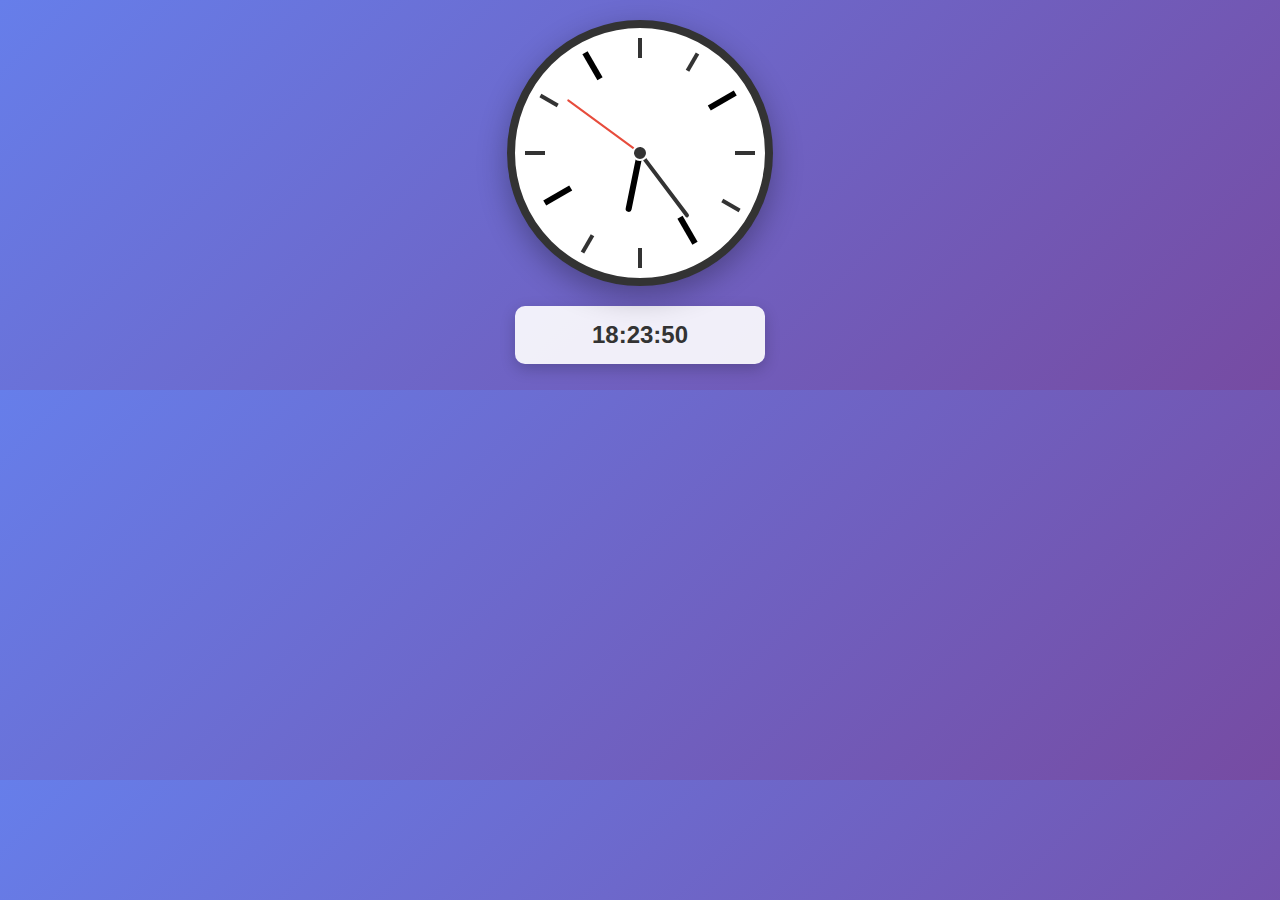
<file: OneDrive/Desktop/秒針/popup.html>
<!DOCTYPE html>
<html lang="ja">
<head>
    <meta charset="UTF-8">
    <meta name="viewport" content="width=device-width, initial-scale=1.0">
    <title>秒針付き時計</title>
    <link rel="stylesheet" href="style.css">
</head>
<body>
    <div class="clock-container">
        <div class="clock">
            <div class="clock-face">
                <!-- 時間の目盛り -->
                <div class="hour-marks">
                    <div class="hour-mark" style="transform: rotate(0deg)"></div>
                    <div class="hour-mark" style="transform: rotate(30deg)"></div>
                    <div class="hour-mark" style="transform: rotate(60deg)"></div>
                    <div class="hour-mark" style="transform: rotate(90deg)"></div>
                    <div class="hour-mark" style="transform: rotate(120deg)"></div>
                    <div class="hour-mark" style="transform: rotate(150deg)"></div>
                    <div class="hour-mark" style="transform: rotate(180deg)"></div>
                    <div class="hour-mark" style="transform: rotate(210deg)"></div>
                    <div class="hour-mark" style="transform: rotate(240deg)"></div>
                    <div class="hour-mark" style="transform: rotate(270deg)"></div>
                    <div class="hour-mark" style="transform: rotate(300deg)"></div>
                    <div class="hour-mark" style="transform: rotate(330deg)"></div>
                </div>
                
                <!-- 針 -->
                <div class="hand hour-hand" id="hour-hand"></div>
                <div class="hand minute-hand" id="minute-hand"></div>
                <div class="hand second-hand" id="second-hand"></div>
                
                <!-- 中心点 -->
                <div class="center-dot"></div>
            </div>
        </div>
        
        <!-- デジタル時計表示 -->
        <div class="digital-clock" id="digital-clock"></div>
    </div>
    
    <script src="script.js"></script>
</body>
</html>
</file>
<file: OneDrive/Desktop/秒針/style.css>
body {
    margin: 0;
    padding: 20px;
    background: linear-gradient(135deg, #667eea 0%, #764ba2 100%);
    font-family: 'Arial', sans-serif;
    min-width: 300px;
    min-height: 350px;
}

.clock-container {
    display: flex;
    flex-direction: column;
    align-items: center;
    gap: 20px;
}

.clock {
    width: 250px;
    height: 250px;
    border-radius: 50%;
    background: white;
    box-shadow: 0 10px 30px rgba(0, 0, 0, 0.3);
    position: relative;
    border: 8px solid #333;
}

.clock-face {
    width: 100%;
    height: 100%;
    position: relative;
}

.hour-marks {
    position: absolute;
    width: 100%;
    height: 100%;
}

.hour-mark {
    position: absolute;
    width: 4px;
    height: 20px;
    background: #333;
    top: 10px;
    left: 50%;
    transform-origin: 2px 115px;
    margin-left: -2px;
}

.hour-mark:nth-child(3n) {
    width: 6px;
    height: 30px;
    background: #000;
    margin-left: -3px;
    transform-origin: 3px 110px;
}

.hand {
    position: absolute;
    background: #333;
    transform-origin: bottom center;
    border-radius: 10px;
}

.hour-hand {
    width: 6px;
    height: 60px;
    left: 50%;
    bottom: 50%;
    margin-left: -3px;
    background: #000;
    z-index: 3;
}

.minute-hand {
    width: 4px;
    height: 80px;
    left: 50%;
    bottom: 50%;
    margin-left: -2px;
    background: #333;
    z-index: 2;
}

.second-hand {
    width: 2px;
    height: 90px;
    left: 50%;
    bottom: 50%;
    margin-left: -1px;
    background: #e74c3c;
    z-index: 4;
    transition: transform 0.1s ease-out;
}

.center-dot {
    position: absolute;
    width: 12px;
    height: 12px;
    background: #333;
    border-radius: 50%;
    top: 50%;
    left: 50%;
    transform: translate(-50%, -50%);
    z-index: 5;
    border: 2px solid white;
}

.digital-clock {
    background: rgba(255, 255, 255, 0.9);
    padding: 15px 25px;
    border-radius: 10px;
    font-size: 24px;
    font-weight: bold;
    color: #333;
    text-align: center;
    box-shadow: 0 5px 15px rgba(0, 0, 0, 0.2);
    min-width: 200px;
}

/* アニメーション効果 */
@keyframes tick {
    0% { transform: rotate(0deg); }
    100% { transform: rotate(6deg); }
}

.second-hand.tick {
    animation: tick 0.1s ease-out;
}
</file>
